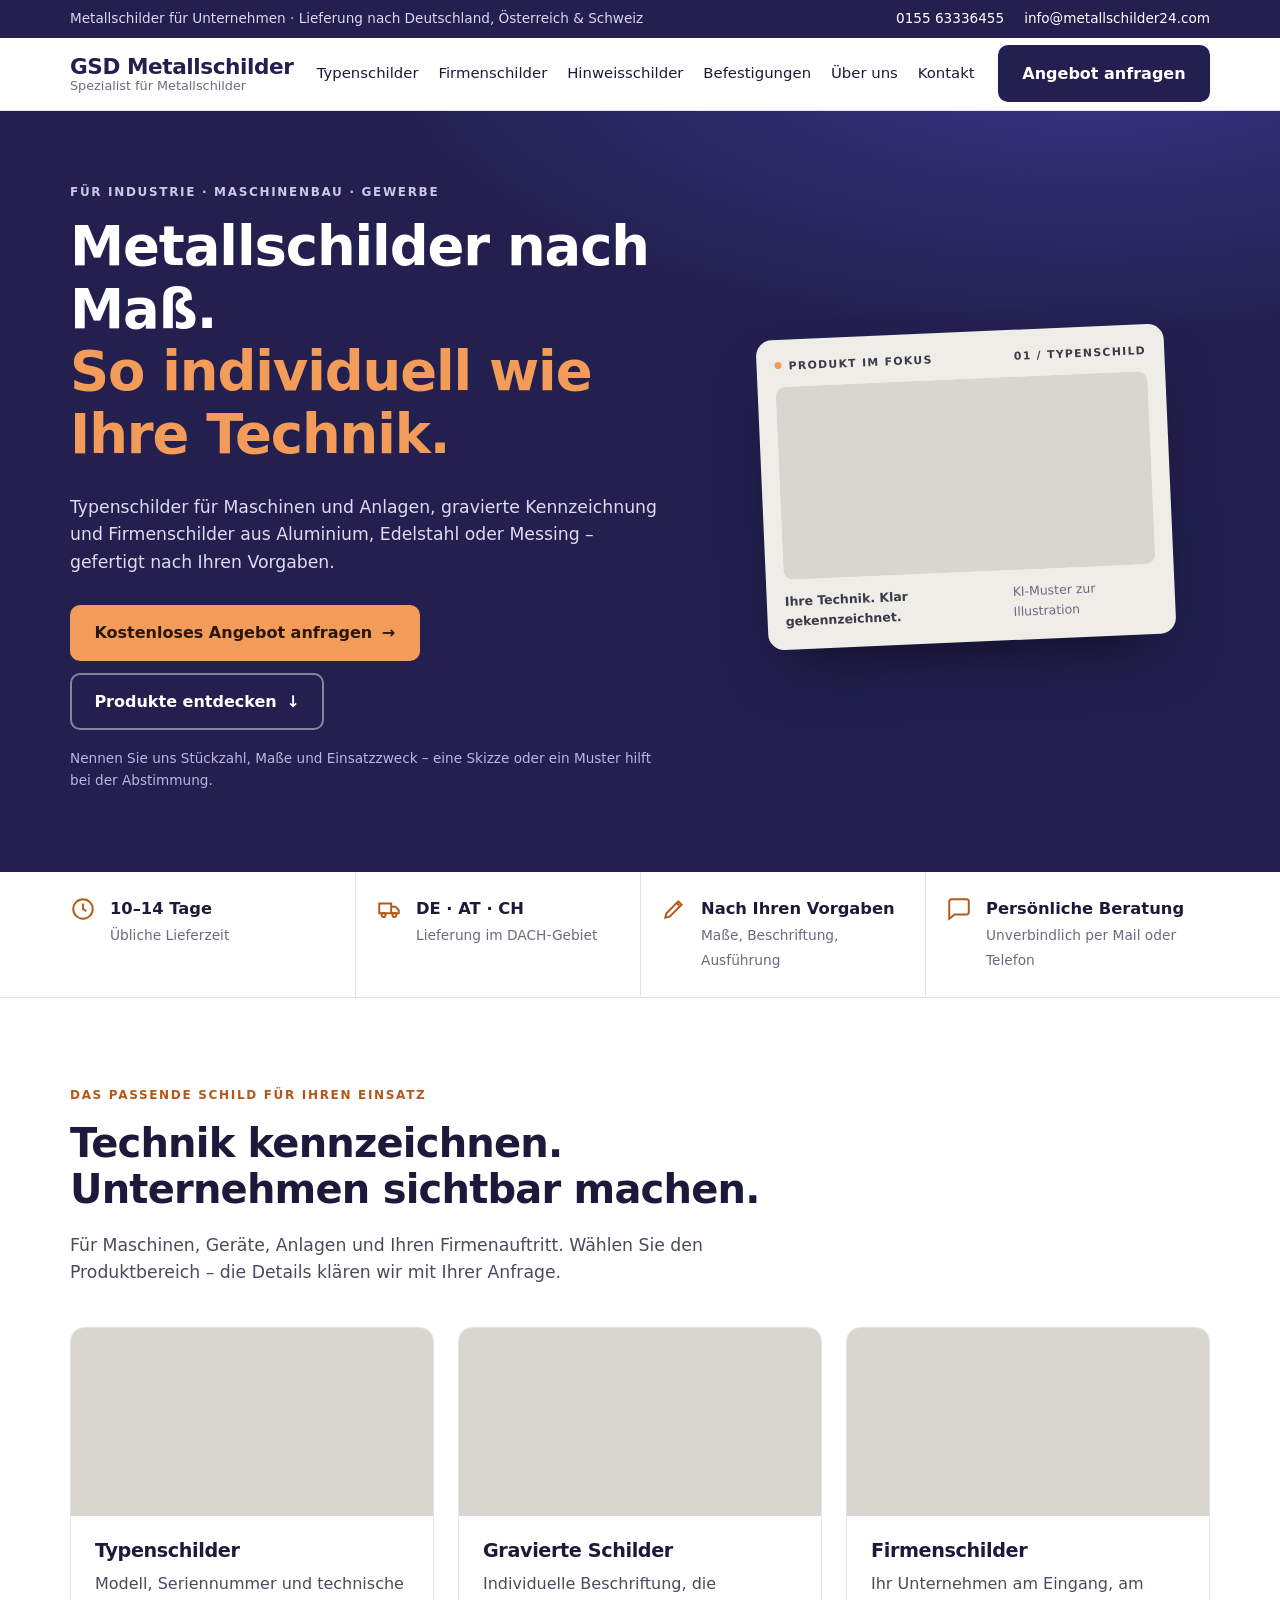
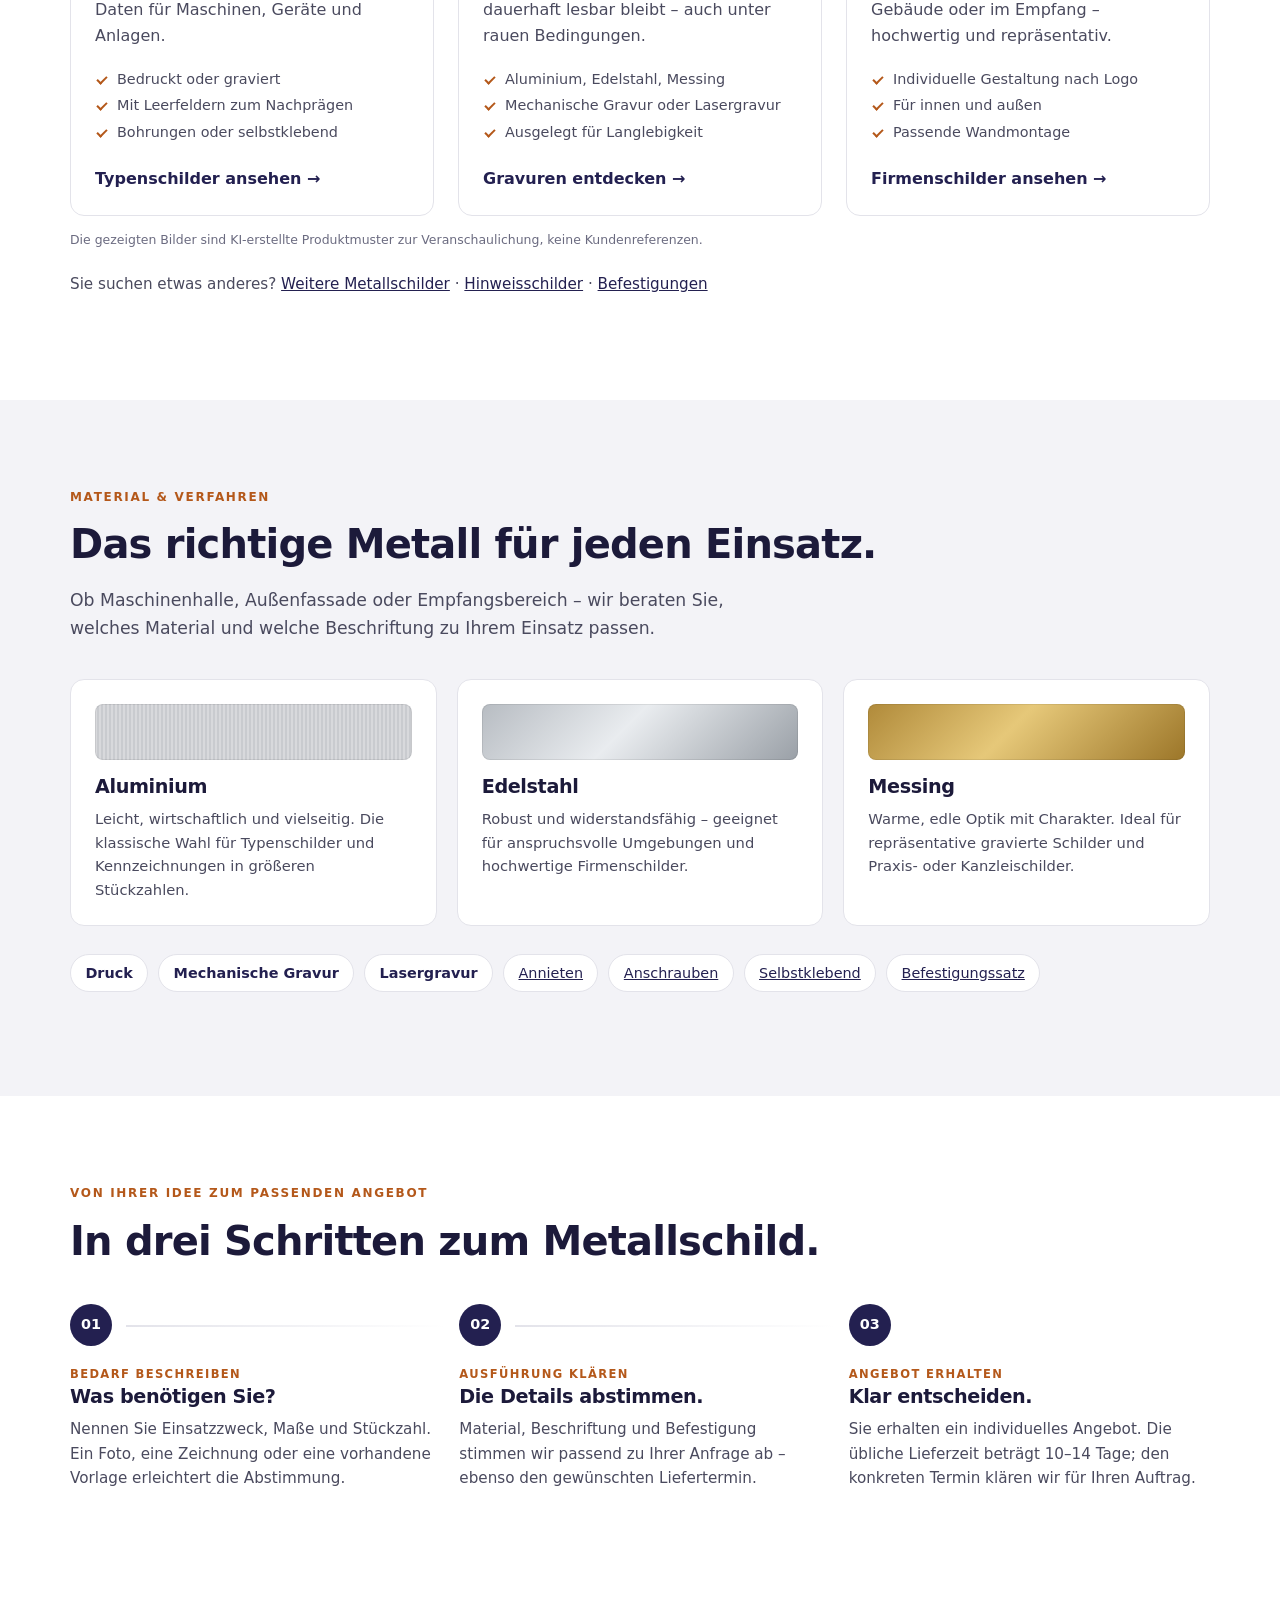
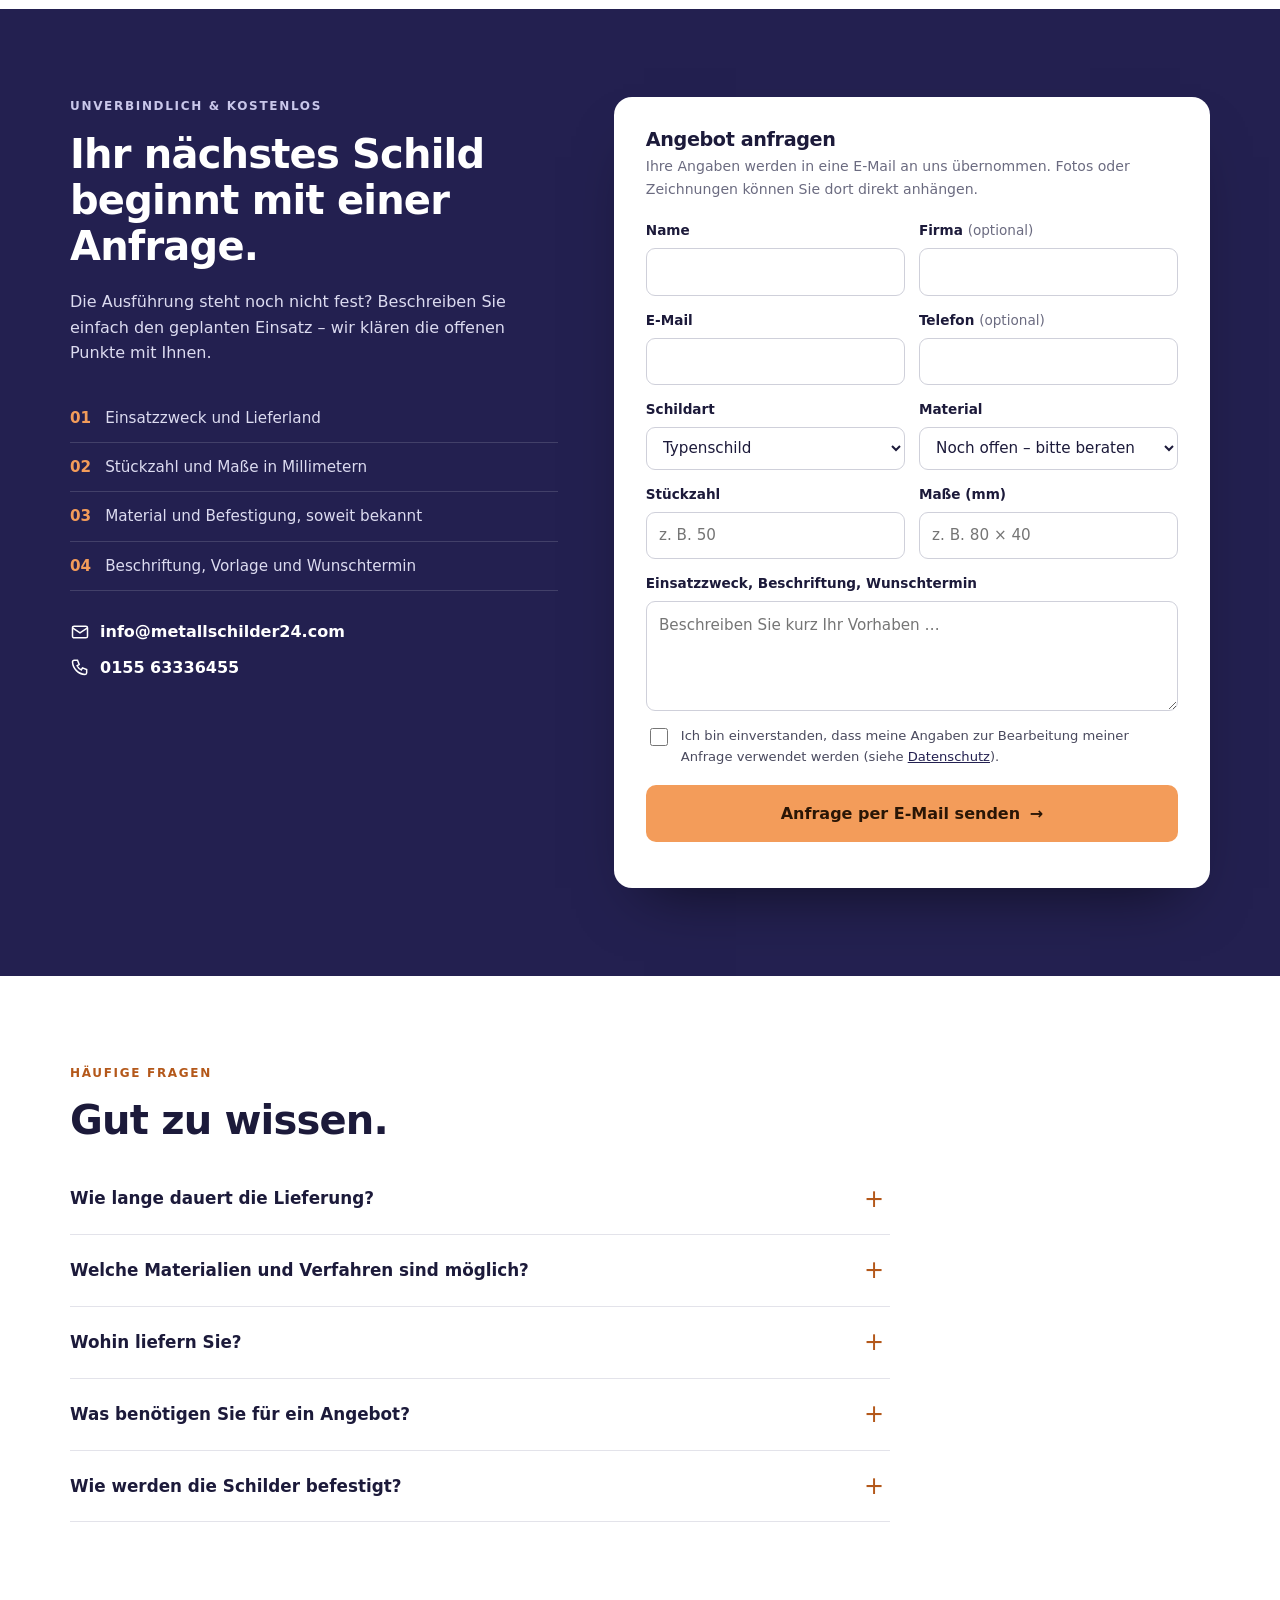
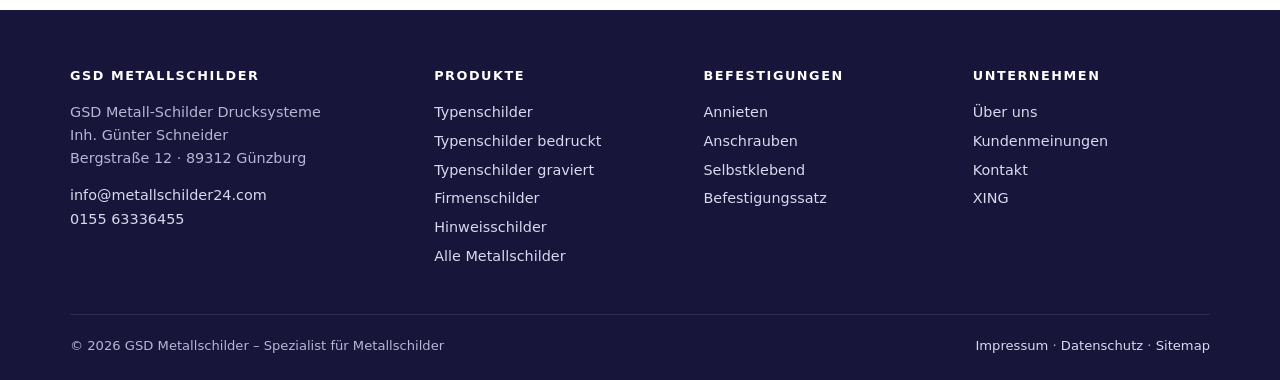
<file: index.html>
<!doctype html>
<html lang="de">
<head>
<meta charset="utf-8">
<meta name="viewport" content="width=device-width, initial-scale=1">
<title>Metallschilder &amp; Typenschilder nach Maß | GSD Metallschilder</title>
<meta name="description" content="Typenschilder, gravierte Schilder und Firmenschilder aus Aluminium, Edelstahl und Messing – individuell nach Ihren Vorgaben. Lieferung in 10–14 Tagen nach Deutschland, Österreich und in die Schweiz.">
<link rel="canonical" href="https://metallschilder24.com/">
<meta name="robots" content="index, follow, max-image-preview:large">
<meta name="theme-color" content="#232050">
<meta property="og:type" content="website">
<meta property="og:locale" content="de_DE">
<meta property="og:site_name" content="GSD Metallschilder">
<meta property="og:title" content="Metallschilder &amp; Typenschilder nach Maß | GSD Metallschilder">
<meta property="og:description" content="Typenschilder, gravierte Schilder und Firmenschilder aus Aluminium, Edelstahl und Messing – individuell nach Ihren Vorgaben. Lieferung in 10–14 Tagen nach Deutschland, Österreich und in die Schweiz.">
<meta property="og:url" content="https://metallschilder24.com/">
<meta property="og:image" content="https://metallschilder24.com/wp-content/uploads/2026/11/metallschilder24-produktbeispiele.png">
<link rel="icon" href="https://metallschilder24.com/wp-content/uploads/2015/01/cropped-FB_Kopf_gif-32x32.gif" sizes="32x32">
<link rel="apple-touch-icon" href="https://metallschilder24.com/wp-content/uploads/2015/01/cropped-FB_Kopf_gif-180x180.gif">
<link rel="stylesheet" href="assets/style.css">
<script type="application/ld+json">
{
  "@context": "https://schema.org",
  "@graph": [
    {
      "@type": "LocalBusiness",
      "@id": "https://metallschilder24.com/#org",
      "name": "GSD Metall-Schilder Drucksysteme",
      "alternateName": "GSD Metallschilder",
      "url": "https://metallschilder24.com/",
      "logo": "https://metallschilder24.com/wp-content/uploads/2015/01/cropped-FB_Kopf_gif-270x270.gif",
      "image": "https://metallschilder24.com/wp-content/uploads/2026/11/metallschilder24-produktbeispiele.png",
      "email": "info@metallschilder24.com",
      "telephone": "+49 155 63336455",
      "founder": {
        "@type": "Person",
        "name": "Günter Schneider"
      },
      "address": {
        "@type": "PostalAddress",
        "streetAddress": "Bergstraße 12",
        "postalCode": "89312",
        "addressLocality": "Günzburg",
        "addressCountry": "DE"
      },
      "areaServed": [
        "DE",
        "AT",
        "CH"
      ],
      "sameAs": [
        "https://www.xing.com/companies/gsd-metallschilderdrucksysteme"
      ]
    },
    {
      "@type": "WebSite",
      "@id": "https://metallschilder24.com/#website",
      "url": "https://metallschilder24.com/",
      "name": "GSD Metallschilder",
      "inLanguage": "de-DE",
      "publisher": {
        "@id": "https://metallschilder24.com/#org"
      }
    },
    {
      "@type": "FAQPage",
      "mainEntity": [
        {
          "@type": "Question",
          "name": "Wie lange dauert die Lieferung?",
          "acceptedAnswer": {
            "@type": "Answer",
            "text": "Die übliche Lieferzeit beträgt 10–14 Tage. Den konkreten Termin stimmen wir für Ihren Auftrag ab."
          }
        },
        {
          "@type": "Question",
          "name": "Welche Materialien sind möglich?",
          "acceptedAnswer": {
            "@type": "Answer",
            "text": "Aluminium, Edelstahl und Messing – bedruckt, mechanisch graviert oder lasergraviert."
          }
        },
        {
          "@type": "Question",
          "name": "Wohin liefern Sie?",
          "acceptedAnswer": {
            "@type": "Answer",
            "text": "Wir liefern nach Deutschland, Österreich und in die Schweiz."
          }
        },
        {
          "@type": "Question",
          "name": "Was benötigen Sie für ein Angebot?",
          "acceptedAnswer": {
            "@type": "Answer",
            "text": "Einsatzzweck, Stückzahl, Maße in Millimetern sowie – soweit bekannt – Material, Befestigung, Beschriftung und Wunschtermin. Eine Skizze oder ein Muster hilft."
          }
        }
      ]
    }
  ]
}
</script>
</head>
<body>
<a class="skip" href="#inhalt">Zum Inhalt springen</a>

<div class="topbar">
  <div class="wrap">
    <span class="hint">Metallschilder für Unternehmen · Lieferung nach Deutschland, Österreich &amp; Schweiz</span>
    <span class="contacts">
      <a href="tel:+4915563336455">0155 63336455</a>
      <a href="mailto:info@metallschilder24.com">info@metallschilder24.com</a>
    </span>
  </div>
</div>

<header class="site">
  <div class="wrap">
    <a class="brand" href="index.html" aria-label="GSD Metallschilder – Startseite">
      <strong>GSD Metallschilder</strong>
      <span>Spezialist für Metallschilder</span>
    </a>
    <nav class="main" id="hauptmenue" aria-label="Hauptmenü">
      <ul>
        <li><a href="typenschilder.html">Typenschilder</a></li>
        <li><a href="firmenschilder.html">Firmenschilder</a></li>
        <li><a href="hinweisschilder.html">Hinweisschilder</a></li>
        <li><a href="befestigungen.html">Befestigungen</a></li>
        <li><a href="ueber-uns.html">Über uns</a></li>
        <li><a href="kontakt.html">Kontakt</a></li>
      </ul>
    </nav>
    <div class="header-cta">
      <a class="btn btn-navy" href="kontakt.html#anfrage">Angebot anfragen</a>
      <button class="menu-btn" type="button" aria-controls="hauptmenue" aria-expanded="false">
        <span class="sr-only">Menü öffnen</span>
        <svg width="24" height="24" viewBox="0 0 24 24" fill="none" stroke="currentColor" stroke-width="2" aria-hidden="true"><path d="M4 7h16M4 12h16M4 17h16"/></svg>
      </button>
    </div>
  </div>
</header>

<main id="inhalt">

<section class="hero" aria-labelledby="hero-title">
  <div class="wrap">
    <div>
      <p class="eyebrow">Für Industrie · Maschinenbau · Gewerbe</p>
      <h1 id="hero-title">Metallschilder nach Maß.<br><em>So individuell wie Ihre Technik.</em></h1>
      <p class="lead">Typenschilder für Maschinen und Anlagen, gravierte Kennzeichnung und Firmenschilder aus Aluminium, Edelstahl oder Messing – gefertigt nach Ihren Vorgaben.</p>
      <div class="actions">
        <a class="btn btn-accent" href="#anfrage">Kostenloses Angebot anfragen <span aria-hidden="true">→</span></a>
        <a class="btn btn-ghost" href="#produkte">Produkte entdecken <span aria-hidden="true">↓</span></a>
      </div>
      <small>Nennen Sie uns Stückzahl, Maße und Einsatzzweck – eine Skizze oder ein Muster hilft bei der Abstimmung.</small>
    </div>
    <figure class="plate" aria-label="Beispiel: Typenschild aus gebürstetem Metall">
      <div class="plate-head"><span>Produkt im Fokus</span><span>01 / Typenschild</span></div>
      <div class="sprite typ" role="img" aria-label="Typenschild aus gebürstetem Aluminium mit Feldern für Typ und Seriennummer"></div>
      <figcaption class="plate-foot"><span>Ihre Technik. Klar gekennzeichnet.</span><span>KI-Muster zur Illustration</span></figcaption>
    </figure>
  </div>
</section>

<div class="facts">
  <div class="wrap">
    <ul>
      <li>
        <svg width="26" height="26" viewBox="0 0 24 24" fill="none" stroke="currentColor" stroke-width="1.8" aria-hidden="true"><circle cx="12" cy="12" r="9"/><path d="M12 7v5l3 2"/></svg>
        <div><strong>10–14 Tage</strong><span>Übliche Lieferzeit</span></div>
      </li>
      <li>
        <svg width="26" height="26" viewBox="0 0 24 24" fill="none" stroke="currentColor" stroke-width="1.8" aria-hidden="true"><path d="M3 7h11v9H3zM14 10h4l3 3v3h-7"/><circle cx="7" cy="17.5" r="1.8"/><circle cx="17" cy="17.5" r="1.8"/></svg>
        <div><strong>DE · AT · CH</strong><span>Lieferung im DACH-Gebiet</span></div>
      </li>
      <li>
        <svg width="26" height="26" viewBox="0 0 24 24" fill="none" stroke="currentColor" stroke-width="1.8" aria-hidden="true"><path d="M4 20l4-1 11-11-3-3L5 16z"/><path d="M14 6l3 3"/></svg>
        <div><strong>Nach Ihren Vorgaben</strong><span>Maße, Beschriftung, Ausführung</span></div>
      </li>
      <li>
        <svg width="26" height="26" viewBox="0 0 24 24" fill="none" stroke="currentColor" stroke-width="1.8" aria-hidden="true"><path d="M21 15a2 2 0 0 1-2 2H8l-5 4V5a2 2 0 0 1 2-2h14a2 2 0 0 1 2 2z"/></svg>
        <div><strong>Persönliche Beratung</strong><span>Unverbindlich per Mail oder Telefon</span></div>
      </li>
    </ul>
  </div>
</div>

<section id="produkte" aria-labelledby="produkte-title">
  <div class="wrap">
    <p class="eyebrow">Das passende Schild für Ihren Einsatz</p>
    <h2 id="produkte-title">Technik kennzeichnen.<br>Unternehmen sichtbar machen.</h2>
    <p class="lead">Für Maschinen, Geräte, Anlagen und Ihren Firmenauftritt. Wählen Sie den Produktbereich – die Details klären wir mit Ihrer Anfrage.</p>

    <div class="cards">
      <article class="card">
        <div class="sprite typ" role="img" aria-label="Typenschild aus Aluminium"></div>
        <div class="card-body">
          <h3>Typenschilder</h3>
          <p>Modell, Seriennummer und technische Daten für Maschinen, Geräte und Anlagen.</p>
          <ul>
            <li>Bedruckt oder graviert</li>
            <li>Mit Leerfeldern zum Nachprägen</li>
            <li>Bohrungen oder selbstklebend</li>
          </ul>
          <a class="more" href="typenschilder.html">Typenschilder ansehen</a>
        </div>
      </article>
      <article class="card">
        <div class="sprite grav" role="img" aria-label="Graviertes Messingschild mit Schriftzug Muster"></div>
        <div class="card-body">
          <h3>Gravierte Schilder</h3>
          <p>Individuelle Beschriftung, die dauerhaft lesbar bleibt – auch unter rauen Bedingungen.</p>
          <ul>
            <li>Aluminium, Edelstahl, Messing</li>
            <li>Mechanische Gravur oder Lasergravur</li>
            <li>Ausgelegt für Langlebigkeit</li>
          </ul>
          <a class="more" href="typenschilder-graviert.html">Gravuren entdecken</a>
        </div>
      </article>
      <article class="card">
        <div class="sprite firm" role="img" aria-label="Firmenschild aus Edelstahl mit Schriftzug Musterfirma"></div>
        <div class="card-body">
          <h3>Firmenschilder</h3>
          <p>Ihr Unternehmen am Eingang, am Gebäude oder im Empfang – hochwertig und repräsentativ.</p>
          <ul>
            <li>Individuelle Gestaltung nach Logo</li>
            <li>Für innen und außen</li>
            <li>Passende Wandmontage</li>
          </ul>
          <a class="more" href="firmenschilder.html">Firmenschilder ansehen</a>
        </div>
      </article>
    </div>
    <p class="note">Die gezeigten Bilder sind KI-erstellte Produktmuster zur Veranschaulichung, keine Kundenreferenzen.</p>
    <p class="also">Sie suchen etwas anderes?
      <a href="weitere-schilder.html">Weitere Metallschilder</a> ·
      <a href="hinweisschilder.html">Hinweisschilder</a> ·
      <a href="befestigungen.html">Befestigungen</a></p>
  </div>
</section>

<section class="soft" id="material" aria-labelledby="material-title">
  <div class="wrap">
    <p class="eyebrow">Material &amp; Verfahren</p>
    <h2 id="material-title">Das richtige Metall für jeden Einsatz.</h2>
    <p class="lead">Ob Maschinenhalle, Außenfassade oder Empfangsbereich – wir beraten Sie, welches Material und welche Beschriftung zu Ihrem Einsatz passen.</p>
    <div class="mat-grid">
      <div class="mat">
        <div class="swatch sw-alu" aria-hidden="true"></div>
        <h3>Aluminium</h3>
        <p>Leicht, wirtschaftlich und vielseitig. Die klassische Wahl für Typenschilder und Kennzeichnungen in größeren Stückzahlen.</p>
      </div>
      <div class="mat">
        <div class="swatch sw-steel" aria-hidden="true"></div>
        <h3>Edelstahl</h3>
        <p>Robust und widerstandsfähig – geeignet für anspruchsvolle Umgebungen und hochwertige Firmenschilder.</p>
      </div>
      <div class="mat">
        <div class="swatch sw-brass" aria-hidden="true"></div>
        <h3>Messing</h3>
        <p>Warme, edle Optik mit Charakter. Ideal für repräsentative gravierte Schilder und Praxis- oder Kanzleischilder.</p>
      </div>
    </div>
    <ul class="methods" aria-label="Beschriftungs- und Befestigungsverfahren">
      <li><strong>Druck</strong></li>
      <li><strong>Mechanische Gravur</strong></li>
      <li><strong>Lasergravur</strong></li>
      <li><a href="befestigungen.html#annieten">Annieten</a></li>
      <li><a href="befestigungen.html#anschrauben">Anschrauben</a></li>
      <li><a href="befestigungen.html#selbstklebend">Selbstklebend</a></li>
      <li><a href="befestigungen.html#befestigungssatz">Befestigungssatz</a></li>
    </ul>
  </div>
</section>

<section id="ablauf" aria-labelledby="ablauf-title">
  <div class="wrap">
    <p class="eyebrow">Von Ihrer Idee zum passenden Angebot</p>
    <h2 id="ablauf-title">In drei Schritten zum Metallschild.</h2>
    <ol class="steps">
      <li>
        <span class="tag">Bedarf beschreiben</span>
        <h3>Was benötigen Sie?</h3>
        <p>Nennen Sie Einsatzzweck, Maße und Stückzahl. Ein Foto, eine Zeichnung oder eine vorhandene Vorlage erleichtert die Abstimmung.</p>
      </li>
      <li>
        <span class="tag">Ausführung klären</span>
        <h3>Die Details abstimmen.</h3>
        <p>Material, Beschriftung und Befestigung stimmen wir passend zu Ihrer Anfrage ab – ebenso den gewünschten Liefertermin.</p>
      </li>
      <li>
        <span class="tag">Angebot erhalten</span>
        <h3>Klar entscheiden.</h3>
        <p>Sie erhalten ein individuelles Angebot. Die übliche Lieferzeit beträgt 10–14 Tage; den konkreten Termin klären wir für Ihren Auftrag.</p>
      </li>
    </ol>
  </div>
</section>

<section class="inquiry" id="anfrage" aria-labelledby="anfrage-title">
  <div class="wrap">
    <div>
      <p class="eyebrow">Unverbindlich &amp; kostenlos</p>
      <h2 id="anfrage-title">Ihr nächstes Schild beginnt mit einer Anfrage.</h2>
      <p>Die Ausführung steht noch nicht fest? Beschreiben Sie einfach den geplanten Einsatz – wir klären die offenen Punkte mit Ihnen.</p>
      <ul class="checklist" aria-label="Diese Angaben helfen uns">
        <li><b>01</b> Einsatzzweck und Lieferland</li>
        <li><b>02</b> Stückzahl und Maße in Millimetern</li>
        <li><b>03</b> Material und Befestigung, soweit bekannt</li>
        <li><b>04</b> Beschriftung, Vorlage und Wunschtermin</li>
      </ul>
      <div class="direct">
        <a href="mailto:info@metallschilder24.com">
          <svg width="20" height="20" viewBox="0 0 24 24" fill="none" stroke="currentColor" stroke-width="1.8" aria-hidden="true"><rect x="3" y="5" width="18" height="14" rx="2"/><path d="M3 7l9 6 9-6"/></svg>
          info@metallschilder24.com</a>
        <a href="tel:+4915563336455">
          <svg width="20" height="20" viewBox="0 0 24 24" fill="none" stroke="currentColor" stroke-width="1.8" aria-hidden="true"><path d="M5 4h4l2 5-2.5 1.5a11 11 0 0 0 5 5L15 13l5 2v4a2 2 0 0 1-2 2A16 16 0 0 1 3 6a2 2 0 0 1 2-2"/></svg>
          0155 63336455</a>
      </div>
    </div>

    <form class="quote" id="quote-form" novalidate>
      <h3>Angebot anfragen</h3>
      <p class="sub">Ihre Angaben werden in eine E-Mail an uns übernommen. Fotos oder Zeichnungen können Sie dort direkt anhängen.</p>
      <div class="grid2">
        <div class="field"><label for="f-name">Name</label><input id="f-name" name="name" autocomplete="name" required></div>
        <div class="field"><label for="f-firma">Firma <span class="opt">(optional)</span></label><input id="f-firma" name="firma" autocomplete="organization"></div>
      </div>
      <div class="grid2">
        <div class="field"><label for="f-mail">E-Mail</label><input id="f-mail" name="email" type="email" autocomplete="email" required></div>
        <div class="field"><label for="f-tel">Telefon <span class="opt">(optional)</span></label><input id="f-tel" name="telefon" type="tel" autocomplete="tel"></div>
      </div>
      <div class="grid2">
        <div class="field">
          <label for="f-art">Schildart</label>
          <select id="f-art" name="schildart">
            <option>Typenschild</option>
            <option>Graviertes Schild</option>
            <option>Firmenschild</option>
            <option>Hinweisschild</option>
            <option>Sonstiges / noch offen</option>
          </select>
        </div>
        <div class="field">
          <label for="f-mat">Material</label>
          <select id="f-mat" name="material">
            <option>Noch offen – bitte beraten</option>
            <option>Aluminium</option>
            <option>Edelstahl</option>
            <option>Messing</option>
          </select>
        </div>
      </div>
      <div class="grid2">
        <div class="field"><label for="f-menge">Stückzahl</label><input id="f-menge" name="stueckzahl" inputmode="numeric" placeholder="z. B. 50"></div>
        <div class="field"><label for="f-mass">Maße (mm)</label><input id="f-mass" name="masse" placeholder="z. B. 80 × 40"></div>
      </div>
      <div class="field"><label for="f-text">Einsatzzweck, Beschriftung, Wunschtermin</label><textarea id="f-text" name="nachricht" required placeholder="Beschreiben Sie kurz Ihr Vorhaben …"></textarea></div>
      <label class="consent"><input type="checkbox" id="f-ok" required> <span>Ich bin einverstanden, dass meine Angaben zur Bearbeitung meiner Anfrage verwendet werden (siehe <a href="impressum.html#datenschutz">Datenschutz</a>).</span></label>
      <button class="btn btn-accent" type="submit">Anfrage per E-Mail senden <span aria-hidden="true">→</span></button>
      <p class="form-msg" id="form-msg" role="status" aria-live="polite"></p>
    </form>
  </div>
</section>

<section id="faq" aria-labelledby="faq-title">
  <div class="wrap">
    <p class="eyebrow">Häufige Fragen</p>
    <h2 id="faq-title">Gut zu wissen.</h2>
    <div class="faq">
      <details>
        <summary>Wie lange dauert die Lieferung?</summary>
        <p>Die übliche Lieferzeit beträgt 10–14 Tage. Den konkreten Termin stimmen wir für Ihren Auftrag ab – nennen Sie uns gern Ihren Wunschtermin.</p>
      </details>
      <details>
        <summary>Welche Materialien und Verfahren sind möglich?</summary>
        <p>Aluminium, Edelstahl und Messing – bedruckt, mechanisch graviert oder lasergraviert. Wir empfehlen Ihnen die passende Ausführung für Ihren Einsatzort.</p>
      </details>
      <details>
        <summary>Wohin liefern Sie?</summary>
        <p>Wir liefern nach Deutschland, Österreich und in die Schweiz.</p>
      </details>
      <details>
        <summary>Was benötigen Sie für ein Angebot?</summary>
        <p>Einsatzzweck, Stückzahl und Maße in Millimetern sowie – soweit bekannt – Material, Befestigung, Beschriftung und Wunschtermin. Eine Skizze, ein Foto oder ein Muster hilft bei der Abstimmung.</p>
      </details>
      <details>
        <summary>Wie werden die Schilder befestigt?</summary>
        <p>Je nach Untergrund per <a href="befestigungen.html#annieten">Nieten</a>, <a href="befestigungen.html#anschrauben">Schrauben</a> oder <a href="befestigungen.html#selbstklebend">selbstklebend</a>. Auf Wunsch liefern wir einen passenden <a href="befestigungen.html#befestigungssatz">Befestigungssatz</a> mit.</p>
      </details>
    </div>
  </div>
</section>

</main>

<footer class="site">
  <div class="wrap">
    <div class="cols">
      <div>
        <h4>GSD Metallschilder</h4>
        <p>GSD Metall-Schilder Drucksysteme<br>Inh. Günter Schneider<br>Bergstraße 12 · 89312 Günzburg</p>
        <p><a href="mailto:info@metallschilder24.com">info@metallschilder24.com</a><br><a href="tel:+4915563336455">0155 63336455</a></p>
      </div>
      <div>
        <h4>Produkte</h4>
        <ul>
          <li><a href="typenschilder.html">Typenschilder</a></li>
          <li><a href="typenschilder-bedruckt.html">Typenschilder bedruckt</a></li>
          <li><a href="typenschilder-graviert.html">Typenschilder graviert</a></li>
          <li><a href="firmenschilder.html">Firmenschilder</a></li>
          <li><a href="hinweisschilder.html">Hinweisschilder</a></li>
          <li><a href="weitere-schilder.html">Alle Metallschilder</a></li>
        </ul>
      </div>
      <div>
        <h4>Befestigungen</h4>
        <ul>
          <li><a href="befestigungen.html#annieten">Annieten</a></li>
          <li><a href="befestigungen.html#anschrauben">Anschrauben</a></li>
          <li><a href="befestigungen.html#selbstklebend">Selbstklebend</a></li>
          <li><a href="befestigungen.html#befestigungssatz">Befestigungssatz</a></li>
        </ul>
      </div>
      <div>
        <h4>Unternehmen</h4>
        <ul>
          <li><a href="ueber-uns.html">Über uns</a></li>
          <li><a href="kundenmeinungen.html">Kundenmeinungen</a></li>
          <li><a href="kontakt.html">Kontakt</a></li>
          <li><a href="https://www.xing.com/companies/gsd-metallschilderdrucksysteme" rel="noopener" target="_blank">XING</a></li>
        </ul>
      </div>
    </div>
    <div class="bottom">
      <span>© <span id="year">2026</span> GSD Metallschilder – Spezialist für Metallschilder</span>
      <span><a href="impressum.html">Impressum</a> · <a href="impressum.html#datenschutz">Datenschutz</a> · <a href="sitemap.html">Sitemap</a></span>
    </div>
  </div>
</footer>

<div class="mobile-cta">
  <a class="btn btn-call" href="tel:+4915563336455">Anrufen</a>
  <a class="btn btn-accent" href="kontakt.html#anfrage">Angebot anfragen</a>
</div>

<script src="assets/main.js" defer></script>
</body>
</html>
</file>
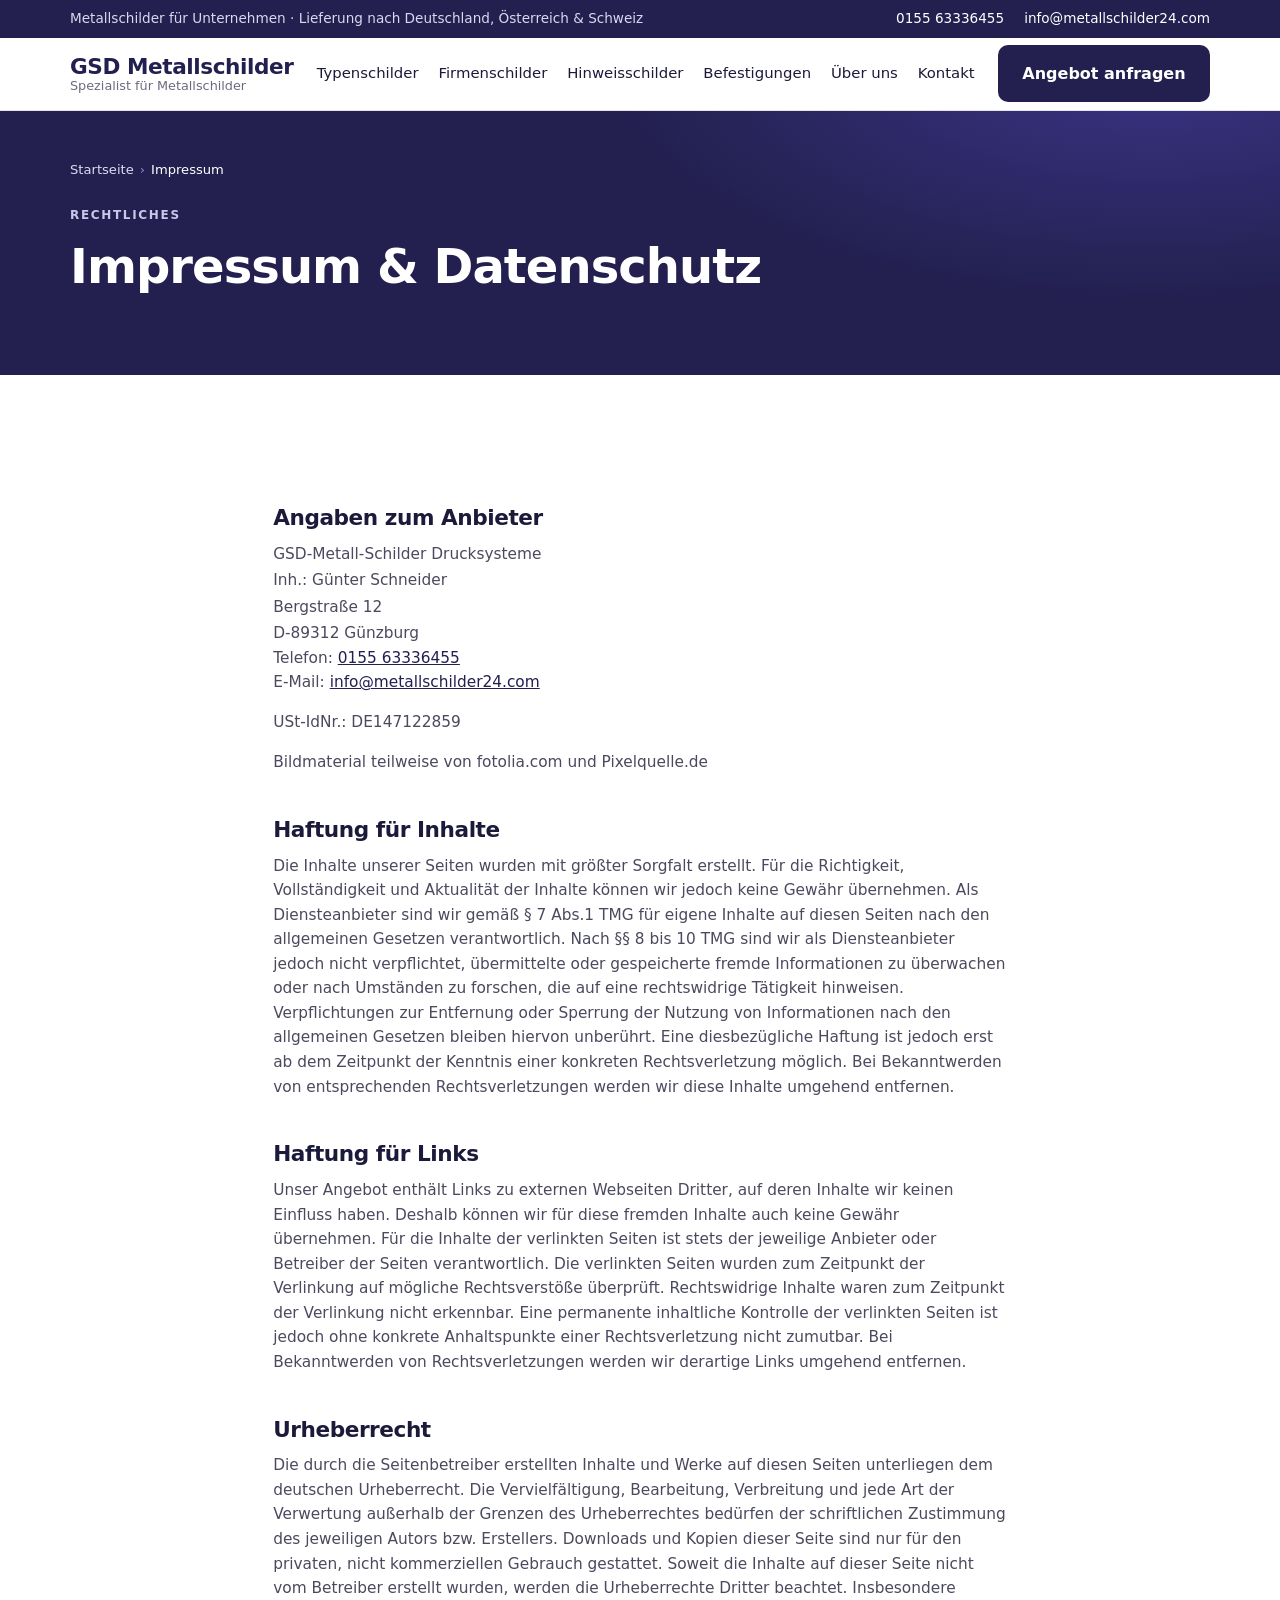
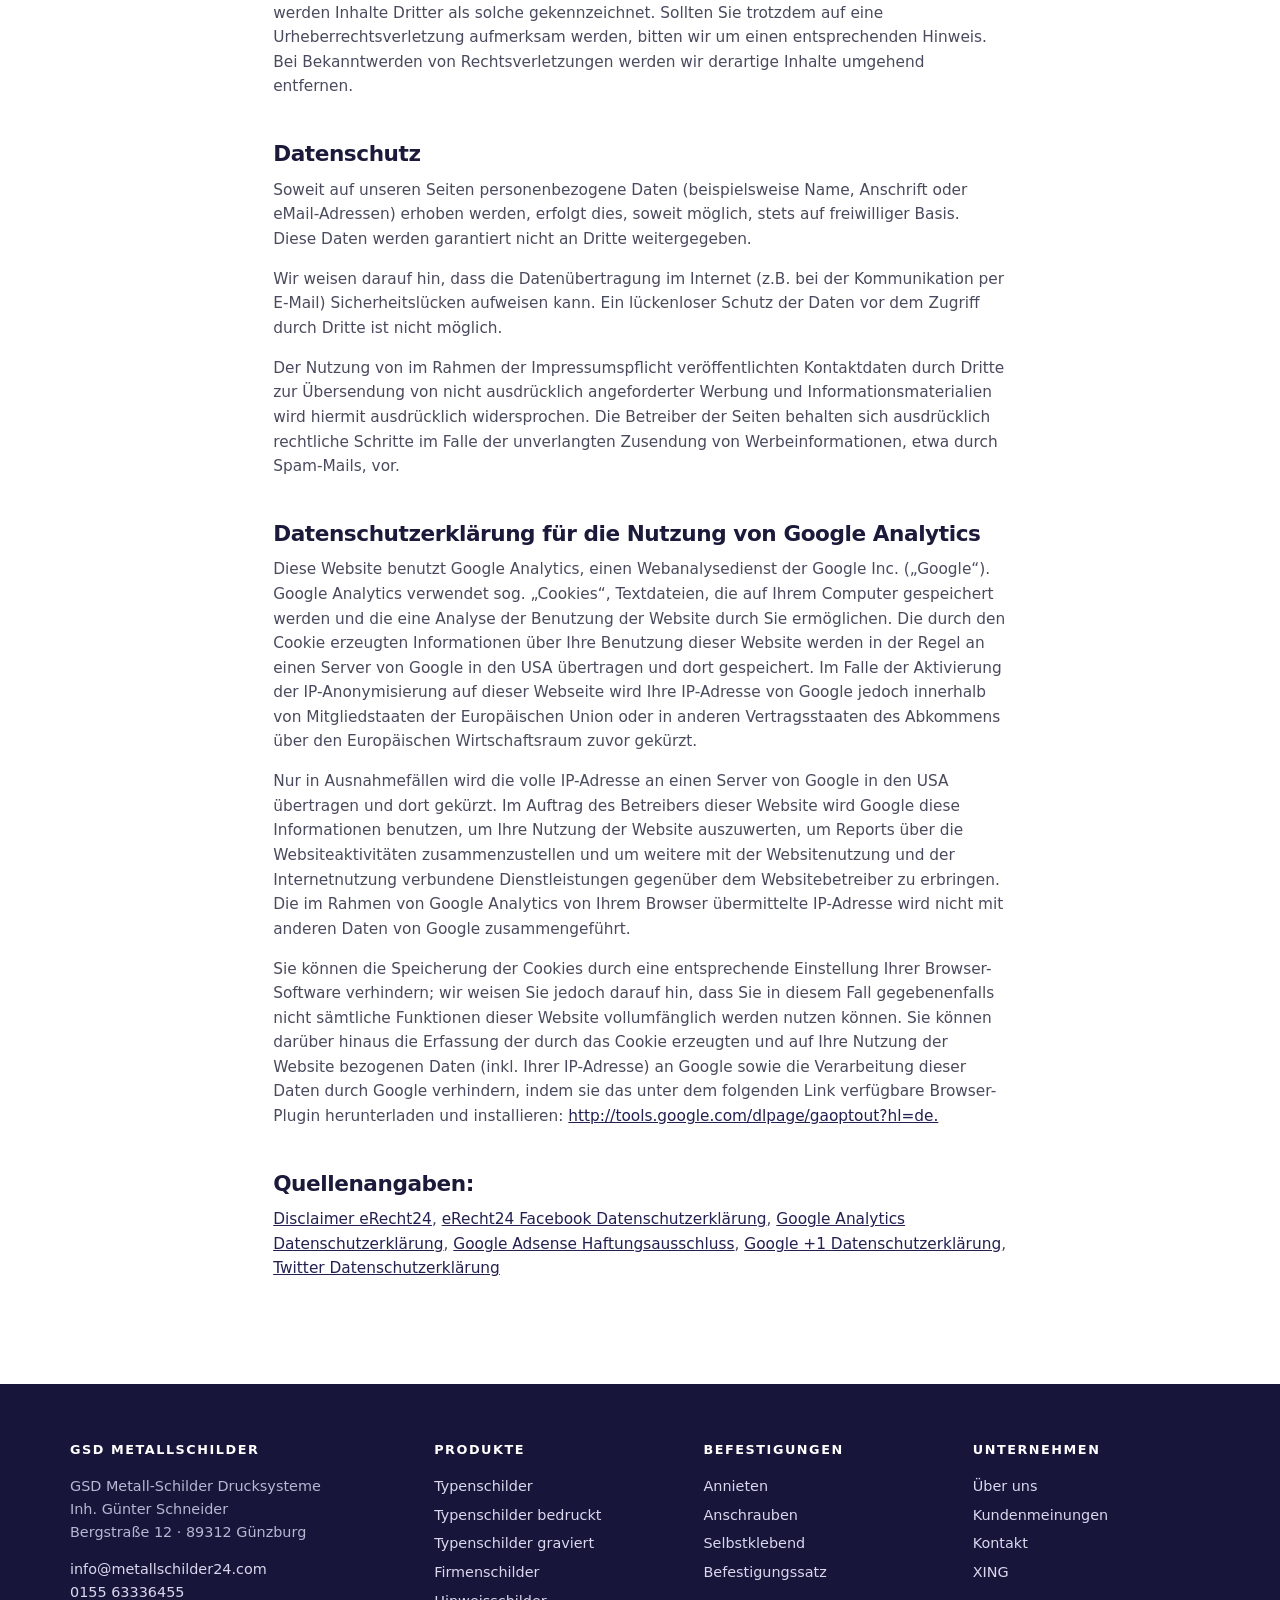
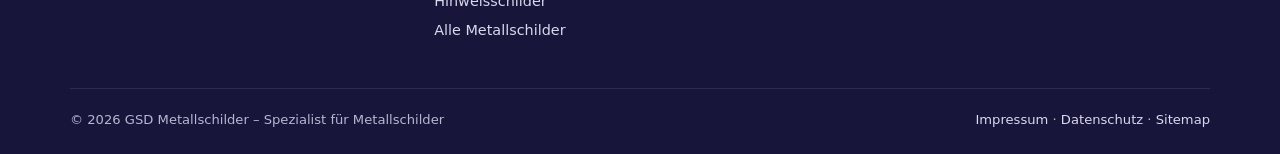
<file: impressum.html>
<!doctype html>
<html lang="de">
<head>
<meta charset="utf-8">
<meta name="viewport" content="width=device-width, initial-scale=1">
<title>Impressum &amp; Datenschutz | GSD Metallschilder</title>
<meta name="description" content="Impressum und Datenschutzhinweise der GSD Metall-Schilder Drucksysteme, Inh. Günter Schneider, Günzburg.">
<link rel="canonical" href="https://metallschilder24.com/impressum.html">
<meta name="robots" content="index, follow">
<meta name="theme-color" content="#232050">
<meta property="og:type" content="website">
<meta property="og:locale" content="de_DE">
<meta property="og:site_name" content="GSD Metallschilder">
<meta property="og:title" content="Impressum &amp; Datenschutz | GSD Metallschilder">
<meta property="og:description" content="Impressum und Datenschutzhinweise der GSD Metall-Schilder Drucksysteme, Inh. Günter Schneider, Günzburg.">
<meta property="og:url" content="https://metallschilder24.com/impressum.html">
<meta property="og:image" content="https://metallschilder24.com/wp-content/uploads/2026/11/metallschilder24-produktbeispiele.png">
<link rel="icon" href="https://metallschilder24.com/wp-content/uploads/2015/01/cropped-FB_Kopf_gif-32x32.gif" sizes="32x32">
<link rel="apple-touch-icon" href="https://metallschilder24.com/wp-content/uploads/2015/01/cropped-FB_Kopf_gif-180x180.gif">
<link rel="stylesheet" href="assets/style.css">
<script type="application/ld+json">
{
  "@context": "https://schema.org",
  "@graph": [
    {
      "@type": "LocalBusiness",
      "@id": "https://metallschilder24.com/#org",
      "name": "GSD Metall-Schilder Drucksysteme",
      "alternateName": "GSD Metallschilder",
      "url": "https://metallschilder24.com/",
      "logo": "https://metallschilder24.com/wp-content/uploads/2015/01/cropped-FB_Kopf_gif-270x270.gif",
      "image": "https://metallschilder24.com/wp-content/uploads/2026/11/metallschilder24-produktbeispiele.png",
      "email": "info@metallschilder24.com",
      "telephone": "+49 155 63336455",
      "founder": {
        "@type": "Person",
        "name": "Günter Schneider"
      },
      "address": {
        "@type": "PostalAddress",
        "streetAddress": "Bergstraße 12",
        "postalCode": "89312",
        "addressLocality": "Günzburg",
        "addressCountry": "DE"
      },
      "areaServed": [
        "DE",
        "AT",
        "CH"
      ],
      "sameAs": [
        "https://www.xing.com/companies/gsd-metallschilderdrucksysteme"
      ]
    },
    {
      "@type": "WebSite",
      "@id": "https://metallschilder24.com/#website",
      "url": "https://metallschilder24.com/",
      "name": "GSD Metallschilder",
      "inLanguage": "de-DE",
      "publisher": {
        "@id": "https://metallschilder24.com/#org"
      }
    },
    {
      "@type": "BreadcrumbList",
      "itemListElement": [
        {
          "@type": "ListItem",
          "position": 1,
          "name": "Startseite",
          "item": "https://metallschilder24.com/"
        },
        {
          "@type": "ListItem",
          "position": 2,
          "name": "Impressum",
          "item": "https://metallschilder24.com/impressum.html"
        }
      ]
    }
  ]
}
</script>
</head>
<body>
<a class="skip" href="#inhalt">Zum Inhalt springen</a>

<div class="topbar">
  <div class="wrap">
    <span class="hint">Metallschilder für Unternehmen · Lieferung nach Deutschland, Österreich &amp; Schweiz</span>
    <span class="contacts">
      <a href="tel:+4915563336455">0155 63336455</a>
      <a href="mailto:info@metallschilder24.com">info@metallschilder24.com</a>
    </span>
  </div>
</div>

<header class="site">
  <div class="wrap">
    <a class="brand" href="index.html" aria-label="GSD Metallschilder – Startseite">
      <strong>GSD Metallschilder</strong>
      <span>Spezialist für Metallschilder</span>
    </a>
    <nav class="main" id="hauptmenue" aria-label="Hauptmenü">
      <ul>
        <li><a href="typenschilder.html">Typenschilder</a></li>
        <li><a href="firmenschilder.html">Firmenschilder</a></li>
        <li><a href="hinweisschilder.html">Hinweisschilder</a></li>
        <li><a href="befestigungen.html">Befestigungen</a></li>
        <li><a href="ueber-uns.html">Über uns</a></li>
        <li><a href="kontakt.html">Kontakt</a></li>
      </ul>
    </nav>
    <div class="header-cta">
      <a class="btn btn-navy" href="kontakt.html#anfrage">Angebot anfragen</a>
      <button class="menu-btn" type="button" aria-controls="hauptmenue" aria-expanded="false">
        <span class="sr-only">Menü öffnen</span>
        <svg width="24" height="24" viewBox="0 0 24 24" fill="none" stroke="currentColor" stroke-width="2" aria-hidden="true"><path d="M4 7h16M4 12h16M4 17h16"/></svg>
      </button>
    </div>
  </div>
</header>

<main id="inhalt">
<section class="page-hero" aria-labelledby="seitentitel">
  <div class="wrap">
    <nav class="crumbs" aria-label="Brotkrümelnavigation"><ol><li><a href="index.html">Startseite</a></li><li><span aria-current="page">Impressum</span></li></ol></nav>
    <p class="eyebrow">Rechtliches</p>
    <h1 id="seitentitel">Impressum &amp; Datenschutz</h1>
  </div>
</section><section aria-label="Impressum">
  <div class="wrap legal">
<h2>Angaben zum Anbieter</h2>
<address>
GSD-Metall-Schilder Drucksysteme<br>
Inh.: Günter Schneider<br>
Bergstraße 12<br>
D-89312 Günzburg
</address>
<p>Telefon: <a href="tel:+4915563336455">0155 63336455</a><br>
E-Mail: <a href="mailto:info@metallschilder24.com">info@metallschilder24.com</a></p>
<p>USt-IdNr.: DE147122859</p>
<p>Bildmaterial teilweise von fotolia.com und Pixelquelle.de</p>
<h2>Haftung für Inhalte</h2>
<p>Die Inhalte unserer Seiten wurden mit größter Sorgfalt erstellt. Für die Richtigkeit, Vollständigkeit und Aktualität der Inhalte können wir jedoch keine Gewähr übernehmen. Als Diensteanbieter sind wir gemäß § 7 Abs.1 TMG für eigene Inhalte auf diesen Seiten nach den allgemeinen Gesetzen verantwortlich. Nach §§ 8 bis 10 TMG sind wir als Diensteanbieter jedoch nicht verpflichtet, übermittelte oder gespeicherte fremde Informationen zu überwachen oder nach Umständen zu forschen, die auf eine rechtswidrige Tätigkeit hinweisen. Verpflichtungen zur Entfernung oder Sperrung der Nutzung von Informationen nach den allgemeinen Gesetzen bleiben hiervon unberührt. Eine diesbezügliche Haftung ist jedoch erst ab dem Zeitpunkt der Kenntnis einer konkreten Rechtsverletzung möglich. Bei Bekanntwerden von entsprechenden Rechtsverletzungen werden wir diese Inhalte umgehend entfernen.</p>
<h2>Haftung für Links</h2>
<p>Unser Angebot enthält Links zu externen Webseiten Dritter, auf deren Inhalte wir keinen Einfluss haben. Deshalb können wir für diese fremden Inhalte auch keine Gewähr übernehmen. Für die Inhalte der verlinkten Seiten ist stets der jeweilige Anbieter oder Betreiber der Seiten verantwortlich. Die verlinkten Seiten wurden zum Zeitpunkt der Verlinkung auf mögliche Rechtsverstöße überprüft. Rechtswidrige Inhalte waren zum Zeitpunkt der Verlinkung nicht erkennbar. Eine permanente inhaltliche Kontrolle der verlinkten Seiten ist jedoch ohne konkrete Anhaltspunkte einer Rechtsverletzung nicht zumutbar. Bei Bekanntwerden von Rechtsverletzungen werden wir derartige Links umgehend entfernen.</p>
<h2>Urheberrecht</h2>
<p>Die durch die Seitenbetreiber erstellten Inhalte und Werke auf diesen Seiten unterliegen dem deutschen Urheberrecht. Die Vervielfältigung, Bearbeitung, Verbreitung und jede Art der Verwertung außerhalb der Grenzen des Urheberrechtes bedürfen der schriftlichen Zustimmung des jeweiligen Autors bzw. Erstellers. Downloads und Kopien dieser Seite sind nur für den privaten, nicht kommerziellen Gebrauch gestattet. Soweit die Inhalte auf dieser Seite nicht vom Betreiber erstellt wurden, werden die Urheberrechte Dritter beachtet. Insbesondere werden Inhalte Dritter als solche gekennzeichnet. Sollten Sie trotzdem auf eine Urheberrechtsverletzung aufmerksam werden, bitten wir um einen entsprechenden Hinweis. Bei Bekanntwerden von Rechtsverletzungen werden wir derartige Inhalte umgehend entfernen.</p>
<h2 id="datenschutz">Datenschutz</h2>
<p>Soweit auf unseren Seiten personenbezogene Daten (beispielsweise Name, Anschrift oder eMail-Adressen) erhoben werden, erfolgt dies, soweit möglich, stets auf freiwilliger Basis. Diese Daten werden garantiert nicht an Dritte weitergegeben.</p>
<p>Wir weisen darauf hin, dass die Datenübertragung im Internet (z.B. bei der Kommunikation per E-Mail) Sicherheitslücken aufweisen kann. Ein lückenloser Schutz der Daten vor dem Zugriff durch Dritte ist nicht möglich.</p>
<p>Der Nutzung von im Rahmen der Impressumspflicht veröffentlichten Kontaktdaten durch Dritte zur Übersendung von nicht ausdrücklich angeforderter Werbung und Informationsmaterialien wird hiermit ausdrücklich widersprochen. Die Betreiber der Seiten behalten sich ausdrücklich rechtliche Schritte im Falle der unverlangten Zusendung von Werbeinformationen, etwa durch Spam-Mails, vor.</p>
<h2>Datenschutzerklärung für die Nutzung von Google Analytics</h2>
<p>Diese Website benutzt Google Analytics, einen Webanalysedienst der Google Inc. (&#8222;Google&#8220;). Google Analytics verwendet sog. &#8222;Cookies&#8220;, Textdateien, die auf Ihrem Computer gespeichert werden und die eine Analyse der Benutzung der Website durch Sie ermöglichen. Die durch den Cookie erzeugten Informationen über Ihre Benutzung dieser Website werden in der Regel an einen Server von Google in den USA übertragen und dort gespeichert. Im Falle der Aktivierung der IP-Anonymisierung auf dieser Webseite wird Ihre IP-Adresse von Google jedoch innerhalb von Mitgliedstaaten der Europäischen Union oder in anderen Vertragsstaaten des Abkommens über den Europäischen Wirtschaftsraum zuvor gekürzt.</p>
<p>Nur in Ausnahmefällen wird die volle IP-Adresse an einen Server von Google in den USA übertragen und dort gekürzt. Im Auftrag des Betreibers dieser Website wird Google diese Informationen benutzen, um Ihre Nutzung der Website auszuwerten, um Reports über die Websiteaktivitäten zusammenzustellen und um weitere mit der Websitenutzung und der Internetnutzung verbundene Dienstleistungen gegenüber dem Websitebetreiber zu erbringen. Die im Rahmen von Google Analytics von Ihrem Browser übermittelte IP-Adresse wird nicht mit anderen Daten von Google zusammengeführt.</p>
<p>Sie können die Speicherung der Cookies durch eine entsprechende Einstellung Ihrer Browser-Software verhindern; wir weisen Sie jedoch darauf hin, dass Sie in diesem Fall gegebenenfalls nicht sämtliche Funktionen dieser Website vollumfänglich werden nutzen können. Sie können darüber hinaus die Erfassung der durch das Cookie erzeugten und auf Ihre Nutzung der Website bezogenen Daten (inkl. Ihrer IP-Adresse) an Google sowie die Verarbeitung dieser Daten durch Google verhindern, indem sie das unter dem folgenden Link verfügbare Browser-Plugin herunterladen und installieren: <a href="http://tools.google.com/dlpage/gaoptout?hl=de">http://tools.google.com/dlpage/gaoptout?hl=de.</a></p>
<h2>Quellenangaben:</h2>
<p><a href="http://www.e-recht24.de/muster-disclaimer.htm" target="_blank" rel="noopener">Disclaimer eRecht24</a>, <a href="http://www.e-recht24.de/artikel/datenschutz/6590-facebook-like-button-datenschutz-disclaimer.html" target="_blank" rel="noopener">eRecht24 Facebook Datenschutzerklärung</a>, <a href="http://www.google.com/intl/de_ALL/analytics/tos.html" target="_blank" rel="noopener">Google Analytics Datenschutzerklärung</a>, <a href="http://www.e-recht24.de/artikel/datenschutz/6635-datenschutz-rechtliche-risiken-bei-der-nutzung-von-google-analytics-und-googleadsense.html" target="_blank" rel="noopener">Google Adsense Haftungsausschluss</a>, <a href="http://www.google.com/intl/de/+/policy/+1button.html" target="_blank" rel="noopener">Google +1 Datenschutzerklärung</a>, <a href="http://twitter.com/privacy" target="_blank" rel="noopener">Twitter Datenschutzerklärung</a></p>
  </div>
</section>
</main>

<footer class="site">
  <div class="wrap">
    <div class="cols">
      <div>
        <h4>GSD Metallschilder</h4>
        <p>GSD Metall-Schilder Drucksysteme<br>Inh. Günter Schneider<br>Bergstraße 12 · 89312 Günzburg</p>
        <p><a href="mailto:info@metallschilder24.com">info@metallschilder24.com</a><br><a href="tel:+4915563336455">0155 63336455</a></p>
      </div>
      <div>
        <h4>Produkte</h4>
        <ul>
          <li><a href="typenschilder.html">Typenschilder</a></li>
          <li><a href="typenschilder-bedruckt.html">Typenschilder bedruckt</a></li>
          <li><a href="typenschilder-graviert.html">Typenschilder graviert</a></li>
          <li><a href="firmenschilder.html">Firmenschilder</a></li>
          <li><a href="hinweisschilder.html">Hinweisschilder</a></li>
          <li><a href="weitere-schilder.html">Alle Metallschilder</a></li>
        </ul>
      </div>
      <div>
        <h4>Befestigungen</h4>
        <ul>
          <li><a href="befestigungen.html#annieten">Annieten</a></li>
          <li><a href="befestigungen.html#anschrauben">Anschrauben</a></li>
          <li><a href="befestigungen.html#selbstklebend">Selbstklebend</a></li>
          <li><a href="befestigungen.html#befestigungssatz">Befestigungssatz</a></li>
        </ul>
      </div>
      <div>
        <h4>Unternehmen</h4>
        <ul>
          <li><a href="ueber-uns.html">Über uns</a></li>
          <li><a href="kundenmeinungen.html">Kundenmeinungen</a></li>
          <li><a href="kontakt.html">Kontakt</a></li>
          <li><a href="https://www.xing.com/companies/gsd-metallschilderdrucksysteme" rel="noopener" target="_blank">XING</a></li>
        </ul>
      </div>
    </div>
    <div class="bottom">
      <span>© <span id="year">2026</span> GSD Metallschilder – Spezialist für Metallschilder</span>
      <span><a href="impressum.html">Impressum</a> · <a href="impressum.html#datenschutz">Datenschutz</a> · <a href="sitemap.html">Sitemap</a></span>
    </div>
  </div>
</footer>

<div class="mobile-cta">
  <a class="btn btn-call" href="tel:+4915563336455">Anrufen</a>
  <a class="btn btn-accent" href="kontakt.html#anfrage">Angebot anfragen</a>
</div>

<script src="assets/main.js" defer></script>
</body>
</html>
</file>
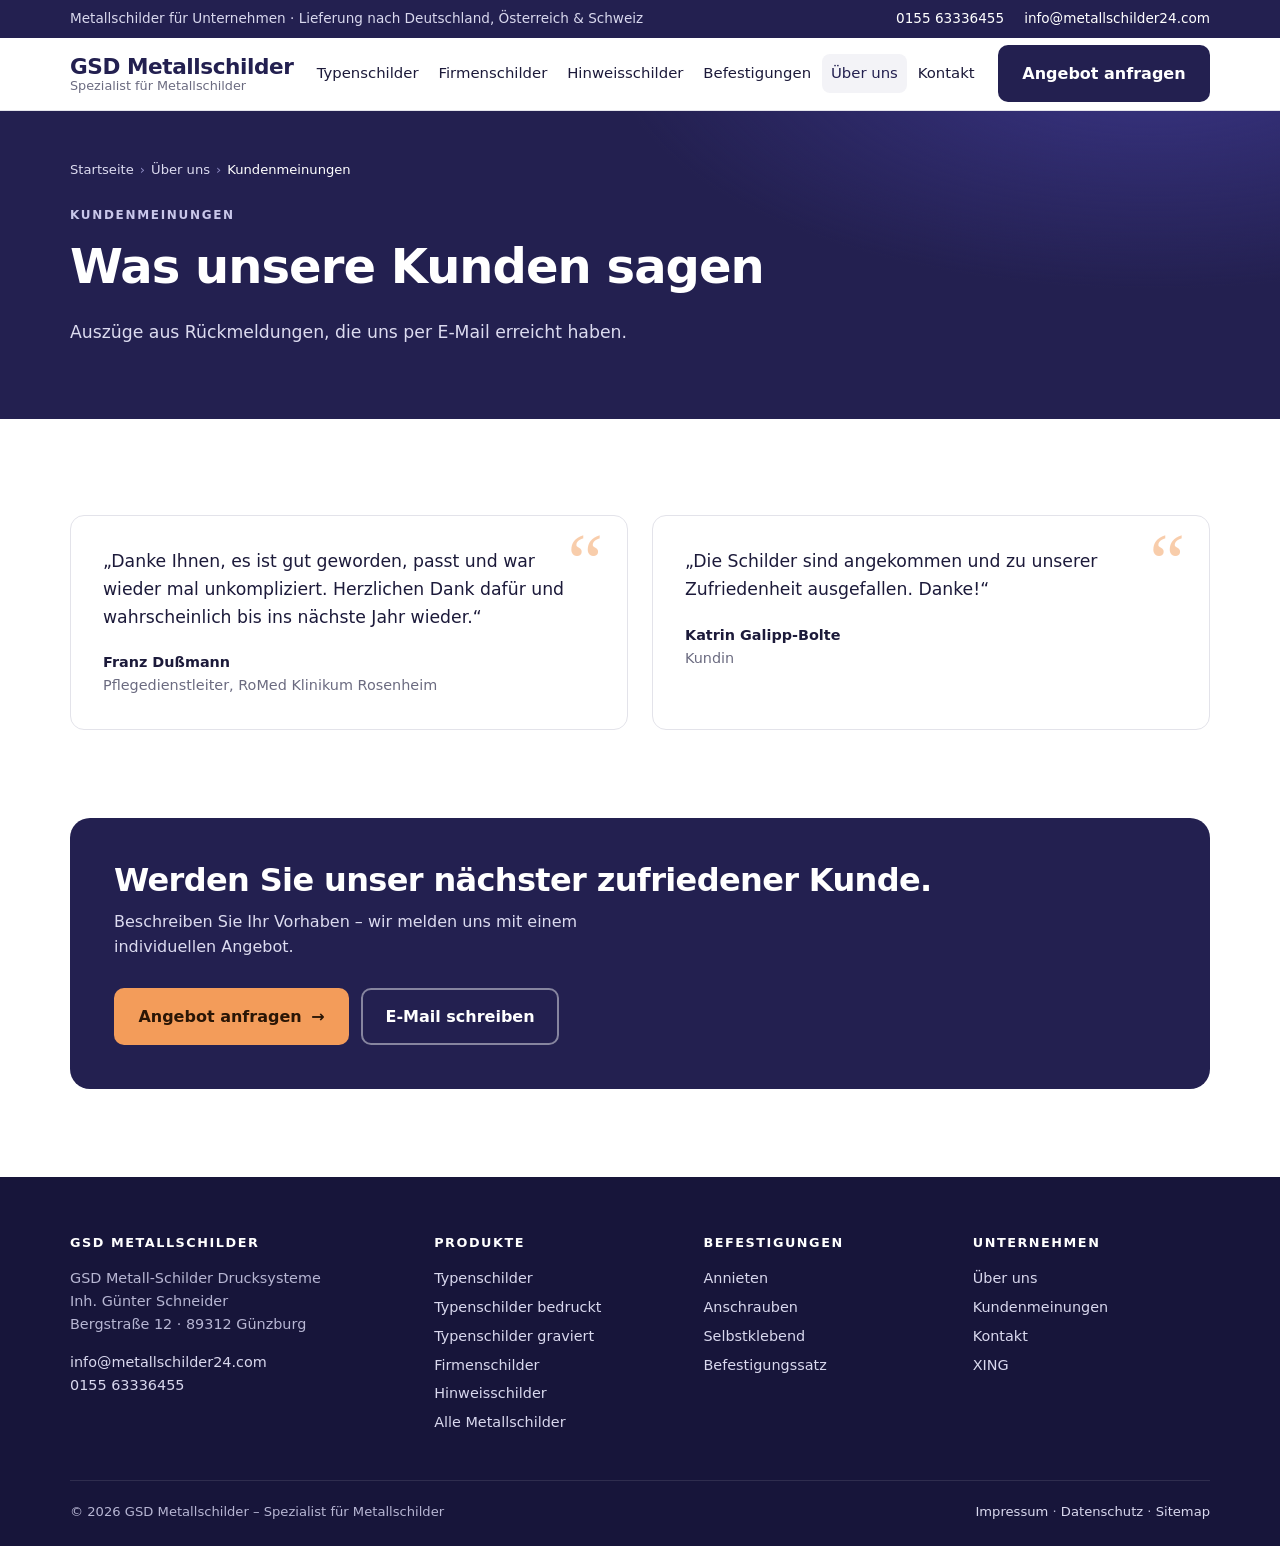
<file: kundenmeinungen.html>
<!doctype html>
<html lang="de">
<head>
<meta charset="utf-8">
<meta name="viewport" content="width=device-width, initial-scale=1">
<title>Kundenmeinungen | GSD Metallschilder</title>
<meta name="description" content="Rückmeldungen von Kunden der GSD Metallschilder zu Typenschildern, Firmenschildern und Hinweisschildern.">
<link rel="canonical" href="https://metallschilder24.com/kundenmeinungen.html">
<meta name="robots" content="index, follow, max-image-preview:large">
<meta name="theme-color" content="#232050">
<meta property="og:type" content="website">
<meta property="og:locale" content="de_DE">
<meta property="og:site_name" content="GSD Metallschilder">
<meta property="og:title" content="Kundenmeinungen | GSD Metallschilder">
<meta property="og:description" content="Rückmeldungen von Kunden der GSD Metallschilder zu Typenschildern, Firmenschildern und Hinweisschildern.">
<meta property="og:url" content="https://metallschilder24.com/kundenmeinungen.html">
<meta property="og:image" content="https://metallschilder24.com/wp-content/uploads/2026/11/metallschilder24-produktbeispiele.png">
<link rel="icon" href="https://metallschilder24.com/wp-content/uploads/2015/01/cropped-FB_Kopf_gif-32x32.gif" sizes="32x32">
<link rel="apple-touch-icon" href="https://metallschilder24.com/wp-content/uploads/2015/01/cropped-FB_Kopf_gif-180x180.gif">
<link rel="stylesheet" href="assets/style.css">
<script type="application/ld+json">
{
  "@context": "https://schema.org",
  "@graph": [
    {
      "@type": "LocalBusiness",
      "@id": "https://metallschilder24.com/#org",
      "name": "GSD Metall-Schilder Drucksysteme",
      "alternateName": "GSD Metallschilder",
      "url": "https://metallschilder24.com/",
      "logo": "https://metallschilder24.com/wp-content/uploads/2015/01/cropped-FB_Kopf_gif-270x270.gif",
      "image": "https://metallschilder24.com/wp-content/uploads/2026/11/metallschilder24-produktbeispiele.png",
      "email": "info@metallschilder24.com",
      "telephone": "+49 155 63336455",
      "founder": {
        "@type": "Person",
        "name": "Günter Schneider"
      },
      "address": {
        "@type": "PostalAddress",
        "streetAddress": "Bergstraße 12",
        "postalCode": "89312",
        "addressLocality": "Günzburg",
        "addressCountry": "DE"
      },
      "areaServed": [
        "DE",
        "AT",
        "CH"
      ],
      "sameAs": [
        "https://www.xing.com/companies/gsd-metallschilderdrucksysteme"
      ]
    },
    {
      "@type": "WebSite",
      "@id": "https://metallschilder24.com/#website",
      "url": "https://metallschilder24.com/",
      "name": "GSD Metallschilder",
      "inLanguage": "de-DE",
      "publisher": {
        "@id": "https://metallschilder24.com/#org"
      }
    },
    {
      "@type": "BreadcrumbList",
      "itemListElement": [
        {
          "@type": "ListItem",
          "position": 1,
          "name": "Startseite",
          "item": "https://metallschilder24.com/"
        },
        {
          "@type": "ListItem",
          "position": 2,
          "name": "Über uns",
          "item": "https://metallschilder24.com/ueber-uns.html"
        },
        {
          "@type": "ListItem",
          "position": 3,
          "name": "Kundenmeinungen",
          "item": "https://metallschilder24.com/kundenmeinungen.html"
        }
      ]
    }
  ]
}
</script>
</head>
<body>
<a class="skip" href="#inhalt">Zum Inhalt springen</a>

<div class="topbar">
  <div class="wrap">
    <span class="hint">Metallschilder für Unternehmen · Lieferung nach Deutschland, Österreich &amp; Schweiz</span>
    <span class="contacts">
      <a href="tel:+4915563336455">0155 63336455</a>
      <a href="mailto:info@metallschilder24.com">info@metallschilder24.com</a>
    </span>
  </div>
</div>

<header class="site">
  <div class="wrap">
    <a class="brand" href="index.html" aria-label="GSD Metallschilder – Startseite">
      <strong>GSD Metallschilder</strong>
      <span>Spezialist für Metallschilder</span>
    </a>
    <nav class="main" id="hauptmenue" aria-label="Hauptmenü">
      <ul>
        <li><a href="typenschilder.html">Typenschilder</a></li>
        <li><a href="firmenschilder.html">Firmenschilder</a></li>
        <li><a href="hinweisschilder.html">Hinweisschilder</a></li>
        <li><a href="befestigungen.html">Befestigungen</a></li>
        <li><a href="ueber-uns.html" aria-current="page">Über uns</a></li>
        <li><a href="kontakt.html">Kontakt</a></li>
      </ul>
    </nav>
    <div class="header-cta">
      <a class="btn btn-navy" href="kontakt.html#anfrage">Angebot anfragen</a>
      <button class="menu-btn" type="button" aria-controls="hauptmenue" aria-expanded="false">
        <span class="sr-only">Menü öffnen</span>
        <svg width="24" height="24" viewBox="0 0 24 24" fill="none" stroke="currentColor" stroke-width="2" aria-hidden="true"><path d="M4 7h16M4 12h16M4 17h16"/></svg>
      </button>
    </div>
  </div>
</header>

<main id="inhalt">
<section class="page-hero" aria-labelledby="seitentitel">
  <div class="wrap">
    <nav class="crumbs" aria-label="Brotkrümelnavigation"><ol><li><a href="index.html">Startseite</a></li><li><a href="ueber-uns.html">Über uns</a></li><li><span aria-current="page">Kundenmeinungen</span></li></ol></nav>
    <p class="eyebrow">Kundenmeinungen</p>
    <h1 id="seitentitel">Was unsere Kunden sagen</h1>
    <p class="lead">Auszüge aus Rückmeldungen, die uns per E-Mail erreicht haben.</p>
  </div>
</section>
<section aria-label="Kundenstimmen">
  <div class="wrap">
    <div class="testimonials">
      <figure class="testimonial">
        <blockquote><p>„Danke Ihnen, es ist gut geworden, passt und war wieder mal unkompliziert. Herzlichen Dank dafür und wahrscheinlich bis ins nächste Jahr wieder.“</p></blockquote>
        <figcaption><strong>Franz Dußmann</strong>Pflegedienstleiter, RoMed Klinikum Rosenheim</figcaption>
      </figure>
      <figure class="testimonial">
        <blockquote><p>„Die Schilder sind angekommen und zu unserer Zufriedenheit ausgefallen. Danke!“</p></blockquote>
        <figcaption><strong>Katrin Galipp-Bolte</strong>Kundin</figcaption>
      </figure>
    </div>
  </div>
</section>

<section class="cta-section" aria-label="Angebot anfragen">
  <div class="wrap">
    <div class="cta-band">
      <div>
        <h2>Werden Sie unser nächster zufriedener Kunde.</h2>
        <p>Beschreiben Sie Ihr Vorhaben – wir melden uns mit einem individuellen Angebot.</p>
      </div>
      <div class="actions">
        <a class="btn btn-accent" href="kontakt.html#anfrage">Angebot anfragen <span aria-hidden="true">→</span></a>
        <a class="btn btn-ghost" href="mailto:info@metallschilder24.com">E-Mail schreiben</a>
      </div>
    </div>
  </div>
</section>
</main>

<footer class="site">
  <div class="wrap">
    <div class="cols">
      <div>
        <h4>GSD Metallschilder</h4>
        <p>GSD Metall-Schilder Drucksysteme<br>Inh. Günter Schneider<br>Bergstraße 12 · 89312 Günzburg</p>
        <p><a href="mailto:info@metallschilder24.com">info@metallschilder24.com</a><br><a href="tel:+4915563336455">0155 63336455</a></p>
      </div>
      <div>
        <h4>Produkte</h4>
        <ul>
          <li><a href="typenschilder.html">Typenschilder</a></li>
          <li><a href="typenschilder-bedruckt.html">Typenschilder bedruckt</a></li>
          <li><a href="typenschilder-graviert.html">Typenschilder graviert</a></li>
          <li><a href="firmenschilder.html">Firmenschilder</a></li>
          <li><a href="hinweisschilder.html">Hinweisschilder</a></li>
          <li><a href="weitere-schilder.html">Alle Metallschilder</a></li>
        </ul>
      </div>
      <div>
        <h4>Befestigungen</h4>
        <ul>
          <li><a href="befestigungen.html#annieten">Annieten</a></li>
          <li><a href="befestigungen.html#anschrauben">Anschrauben</a></li>
          <li><a href="befestigungen.html#selbstklebend">Selbstklebend</a></li>
          <li><a href="befestigungen.html#befestigungssatz">Befestigungssatz</a></li>
        </ul>
      </div>
      <div>
        <h4>Unternehmen</h4>
        <ul>
          <li><a href="ueber-uns.html">Über uns</a></li>
          <li><a href="kundenmeinungen.html">Kundenmeinungen</a></li>
          <li><a href="kontakt.html">Kontakt</a></li>
          <li><a href="https://www.xing.com/companies/gsd-metallschilderdrucksysteme" rel="noopener" target="_blank">XING</a></li>
        </ul>
      </div>
    </div>
    <div class="bottom">
      <span>© <span id="year">2026</span> GSD Metallschilder – Spezialist für Metallschilder</span>
      <span><a href="impressum.html">Impressum</a> · <a href="impressum.html#datenschutz">Datenschutz</a> · <a href="sitemap.html">Sitemap</a></span>
    </div>
  </div>
</footer>

<div class="mobile-cta">
  <a class="btn btn-call" href="tel:+4915563336455">Anrufen</a>
  <a class="btn btn-accent" href="kontakt.html#anfrage">Angebot anfragen</a>
</div>

<script src="assets/main.js" defer></script>
</body>
</html>
</file>
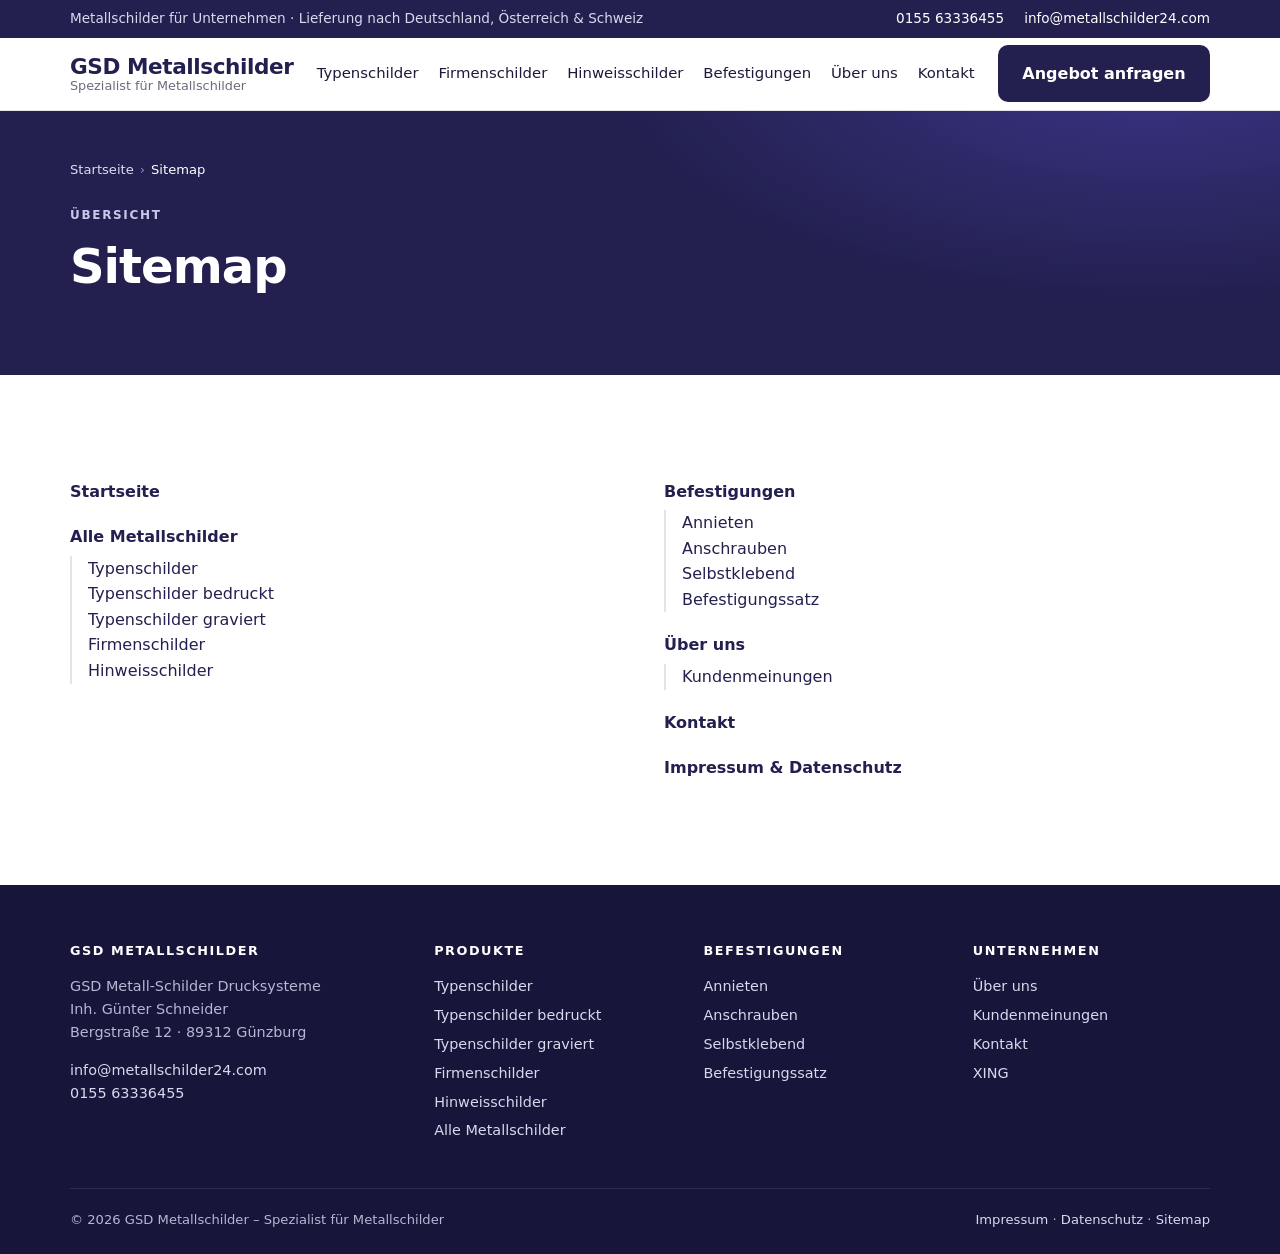
<file: sitemap.html>
<!doctype html>
<html lang="de">
<head>
<meta charset="utf-8">
<meta name="viewport" content="width=device-width, initial-scale=1">
<title>Sitemap | GSD Metallschilder</title>
<meta name="description" content="Übersicht aller Seiten von metallschilder24.com.">
<link rel="canonical" href="https://metallschilder24.com/sitemap.html">
<meta name="robots" content="index, follow, max-image-preview:large">
<meta name="theme-color" content="#232050">
<meta property="og:type" content="website">
<meta property="og:locale" content="de_DE">
<meta property="og:site_name" content="GSD Metallschilder">
<meta property="og:title" content="Sitemap | GSD Metallschilder">
<meta property="og:description" content="Übersicht aller Seiten von metallschilder24.com.">
<meta property="og:url" content="https://metallschilder24.com/sitemap.html">
<meta property="og:image" content="https://metallschilder24.com/wp-content/uploads/2026/11/metallschilder24-produktbeispiele.png">
<link rel="icon" href="https://metallschilder24.com/wp-content/uploads/2015/01/cropped-FB_Kopf_gif-32x32.gif" sizes="32x32">
<link rel="apple-touch-icon" href="https://metallschilder24.com/wp-content/uploads/2015/01/cropped-FB_Kopf_gif-180x180.gif">
<link rel="stylesheet" href="assets/style.css">
<script type="application/ld+json">
{
  "@context": "https://schema.org",
  "@graph": [
    {
      "@type": "LocalBusiness",
      "@id": "https://metallschilder24.com/#org",
      "name": "GSD Metall-Schilder Drucksysteme",
      "alternateName": "GSD Metallschilder",
      "url": "https://metallschilder24.com/",
      "logo": "https://metallschilder24.com/wp-content/uploads/2015/01/cropped-FB_Kopf_gif-270x270.gif",
      "image": "https://metallschilder24.com/wp-content/uploads/2026/11/metallschilder24-produktbeispiele.png",
      "email": "info@metallschilder24.com",
      "telephone": "+49 155 63336455",
      "founder": {
        "@type": "Person",
        "name": "Günter Schneider"
      },
      "address": {
        "@type": "PostalAddress",
        "streetAddress": "Bergstraße 12",
        "postalCode": "89312",
        "addressLocality": "Günzburg",
        "addressCountry": "DE"
      },
      "areaServed": [
        "DE",
        "AT",
        "CH"
      ],
      "sameAs": [
        "https://www.xing.com/companies/gsd-metallschilderdrucksysteme"
      ]
    },
    {
      "@type": "WebSite",
      "@id": "https://metallschilder24.com/#website",
      "url": "https://metallschilder24.com/",
      "name": "GSD Metallschilder",
      "inLanguage": "de-DE",
      "publisher": {
        "@id": "https://metallschilder24.com/#org"
      }
    },
    {
      "@type": "BreadcrumbList",
      "itemListElement": [
        {
          "@type": "ListItem",
          "position": 1,
          "name": "Startseite",
          "item": "https://metallschilder24.com/"
        },
        {
          "@type": "ListItem",
          "position": 2,
          "name": "Sitemap",
          "item": "https://metallschilder24.com/sitemap.html"
        }
      ]
    }
  ]
}
</script>
</head>
<body>
<a class="skip" href="#inhalt">Zum Inhalt springen</a>

<div class="topbar">
  <div class="wrap">
    <span class="hint">Metallschilder für Unternehmen · Lieferung nach Deutschland, Österreich &amp; Schweiz</span>
    <span class="contacts">
      <a href="tel:+4915563336455">0155 63336455</a>
      <a href="mailto:info@metallschilder24.com">info@metallschilder24.com</a>
    </span>
  </div>
</div>

<header class="site">
  <div class="wrap">
    <a class="brand" href="index.html" aria-label="GSD Metallschilder – Startseite">
      <strong>GSD Metallschilder</strong>
      <span>Spezialist für Metallschilder</span>
    </a>
    <nav class="main" id="hauptmenue" aria-label="Hauptmenü">
      <ul>
        <li><a href="typenschilder.html">Typenschilder</a></li>
        <li><a href="firmenschilder.html">Firmenschilder</a></li>
        <li><a href="hinweisschilder.html">Hinweisschilder</a></li>
        <li><a href="befestigungen.html">Befestigungen</a></li>
        <li><a href="ueber-uns.html">Über uns</a></li>
        <li><a href="kontakt.html">Kontakt</a></li>
      </ul>
    </nav>
    <div class="header-cta">
      <a class="btn btn-navy" href="kontakt.html#anfrage">Angebot anfragen</a>
      <button class="menu-btn" type="button" aria-controls="hauptmenue" aria-expanded="false">
        <span class="sr-only">Menü öffnen</span>
        <svg width="24" height="24" viewBox="0 0 24 24" fill="none" stroke="currentColor" stroke-width="2" aria-hidden="true"><path d="M4 7h16M4 12h16M4 17h16"/></svg>
      </button>
    </div>
  </div>
</header>

<main id="inhalt">
<section class="page-hero" aria-labelledby="seitentitel">
  <div class="wrap">
    <nav class="crumbs" aria-label="Brotkrümelnavigation"><ol><li><a href="index.html">Startseite</a></li><li><span aria-current="page">Sitemap</span></li></ol></nav>
    <p class="eyebrow">Übersicht</p>
    <h1 id="seitentitel">Sitemap</h1>
  </div>
</section>
<section aria-label="Alle Seiten">
  <div class="wrap">
    <ul class="sitemap-list">
      <li><a href="index.html">Startseite</a></li>
      <li><a href="weitere-schilder.html">Alle Metallschilder</a>
        <ul>
          <li><a href="typenschilder.html">Typenschilder</a></li>
          <li><a href="typenschilder-bedruckt.html">Typenschilder bedruckt</a></li>
          <li><a href="typenschilder-graviert.html">Typenschilder graviert</a></li>
          <li><a href="firmenschilder.html">Firmenschilder</a></li>
          <li><a href="hinweisschilder.html">Hinweisschilder</a></li>
        </ul>
      </li>
      <li><a href="befestigungen.html">Befestigungen</a>
        <ul>
          <li><a href="befestigungen.html#annieten">Annieten</a></li>
          <li><a href="befestigungen.html#anschrauben">Anschrauben</a></li>
          <li><a href="befestigungen.html#selbstklebend">Selbstklebend</a></li>
          <li><a href="befestigungen.html#befestigungssatz">Befestigungssatz</a></li>
        </ul>
      </li>
      <li><a href="ueber-uns.html">Über uns</a>
        <ul><li><a href="kundenmeinungen.html">Kundenmeinungen</a></li></ul>
      </li>
      <li><a href="kontakt.html">Kontakt</a></li>
      <li><a href="impressum.html">Impressum &amp; Datenschutz</a></li>
    </ul>
  </div>
</section>
</main>

<footer class="site">
  <div class="wrap">
    <div class="cols">
      <div>
        <h4>GSD Metallschilder</h4>
        <p>GSD Metall-Schilder Drucksysteme<br>Inh. Günter Schneider<br>Bergstraße 12 · 89312 Günzburg</p>
        <p><a href="mailto:info@metallschilder24.com">info@metallschilder24.com</a><br><a href="tel:+4915563336455">0155 63336455</a></p>
      </div>
      <div>
        <h4>Produkte</h4>
        <ul>
          <li><a href="typenschilder.html">Typenschilder</a></li>
          <li><a href="typenschilder-bedruckt.html">Typenschilder bedruckt</a></li>
          <li><a href="typenschilder-graviert.html">Typenschilder graviert</a></li>
          <li><a href="firmenschilder.html">Firmenschilder</a></li>
          <li><a href="hinweisschilder.html">Hinweisschilder</a></li>
          <li><a href="weitere-schilder.html">Alle Metallschilder</a></li>
        </ul>
      </div>
      <div>
        <h4>Befestigungen</h4>
        <ul>
          <li><a href="befestigungen.html#annieten">Annieten</a></li>
          <li><a href="befestigungen.html#anschrauben">Anschrauben</a></li>
          <li><a href="befestigungen.html#selbstklebend">Selbstklebend</a></li>
          <li><a href="befestigungen.html#befestigungssatz">Befestigungssatz</a></li>
        </ul>
      </div>
      <div>
        <h4>Unternehmen</h4>
        <ul>
          <li><a href="ueber-uns.html">Über uns</a></li>
          <li><a href="kundenmeinungen.html">Kundenmeinungen</a></li>
          <li><a href="kontakt.html">Kontakt</a></li>
          <li><a href="https://www.xing.com/companies/gsd-metallschilderdrucksysteme" rel="noopener" target="_blank">XING</a></li>
        </ul>
      </div>
    </div>
    <div class="bottom">
      <span>© <span id="year">2026</span> GSD Metallschilder – Spezialist für Metallschilder</span>
      <span><a href="impressum.html">Impressum</a> · <a href="impressum.html#datenschutz">Datenschutz</a> · <a href="sitemap.html">Sitemap</a></span>
    </div>
  </div>
</footer>

<div class="mobile-cta">
  <a class="btn btn-call" href="tel:+4915563336455">Anrufen</a>
  <a class="btn btn-accent" href="kontakt.html#anfrage">Angebot anfragen</a>
</div>

<script src="assets/main.js" defer></script>
</body>
</html>
</file>
<file: assets/style.css>
:root{
  --navy:#232050; --navy-2:#2e2a66; --ink:#1c1a3a; --text:#4a4a5e; --muted:#6b6b80;
  --accent:#f39c5a; --accent-dark:#b4581a; --accent-ink:#2a1606;
  --bg:#ffffff; --soft:#f3f3f7; --line:#e3e3ea; --radius:14px;
  --sprite:url("https://metallschilder24.com/wp-content/uploads/2026/11/metallschilder24-produktbeispiele.png");
  --max:1180px;
  --font:system-ui,-apple-system,"Segoe UI",Roboto,"Helvetica Neue",Arial,sans-serif;
}
*,*::before,*::after{box-sizing:border-box}
html{scroll-behavior:smooth;-webkit-text-size-adjust:100%}
@media (prefers-reduced-motion:reduce){html{scroll-behavior:auto}*{transition:none!important}}
body{margin:0;font-family:var(--font);color:var(--text);background:var(--bg);line-height:1.6;font-size:16px}
img{max-width:100%;display:block}
a{color:var(--navy)}
h1,h2,h3{color:var(--ink);line-height:1.15;letter-spacing:-.02em;margin:0 0 .5em}
h1{font-size:clamp(2.1rem,5vw,3.4rem);font-weight:800}
h2{font-size:clamp(1.7rem,3.4vw,2.5rem);font-weight:800}
h3{font-size:1.2rem;font-weight:700}
p{margin:0 0 1em}
.wrap{max-width:var(--max);margin:0 auto;padding:0 20px}
.eyebrow{font-size:.75rem;font-weight:700;letter-spacing:.14em;text-transform:uppercase;color:var(--accent-dark);margin-bottom:.9rem}
.lead{font-size:1.08rem;max-width:62ch}
.sr-only{position:absolute;width:1px;height:1px;padding:0;margin:-1px;overflow:hidden;clip:rect(0,0,0,0);border:0}
.skip{position:absolute;left:12px;top:-60px;background:var(--navy);color:#fff;padding:10px 16px;border-radius:8px;z-index:100}
.skip:focus{top:12px}
:focus-visible{outline:3px solid var(--accent);outline-offset:3px;border-radius:4px}

/* Buttons */
.btn{white-space:nowrap;display:inline-flex;align-items:center;gap:.6em;padding:.85em 1.4em;border-radius:10px;font-weight:700;text-decoration:none;border:2px solid transparent;cursor:pointer;font:inherit;font-weight:700;transition:transform .15s,background .15s,box-shadow .15s}
.btn:hover{transform:translateY(-1px)}
.btn-accent{background:var(--accent);color:var(--accent-ink)}
.btn-accent:hover{background:#f6ad74;box-shadow:0 8px 20px -8px rgba(243,156,90,.7)}
.btn-ghost{border-color:rgba(255,255,255,.45);color:#fff}
.btn-ghost:hover{background:rgba(255,255,255,.08)}
.btn-navy{background:var(--navy);color:#fff}
.btn-navy:hover{background:var(--navy-2)}

/* Header */
.topbar{background:var(--navy);color:#d9d8ee;font-size:.85rem}
.topbar .wrap{display:flex;justify-content:space-between;gap:16px;padding-top:8px;padding-bottom:8px;flex-wrap:wrap}
.topbar a{color:#fff;text-decoration:none}
.topbar a:hover{text-decoration:underline}
.topbar .contacts{display:flex;gap:20px}
header.site{position:sticky;top:0;z-index:50;background:rgba(255,255,255,.94);backdrop-filter:saturate(1.4) blur(8px);border-bottom:1px solid var(--line)}
header.site .wrap{display:flex;align-items:center;justify-content:space-between;gap:14px;min-height:72px}
.brand{text-decoration:none;white-space:nowrap;display:flex;flex-direction:column;line-height:1.1}
.brand strong{font-size:1.35rem;color:var(--navy);letter-spacing:-.02em}
.brand span{font-size:.8rem;color:var(--muted)}
nav.main ul{list-style:none;margin:0;padding:0;display:flex;gap:2px}
nav.main a{display:block;white-space:nowrap;padding:.5em .6em;border-radius:8px;text-decoration:none;color:var(--ink);font-size:.93rem;font-weight:500}
nav.main a:hover,nav.main a[aria-current]{background:var(--soft);color:var(--navy)}
.header-cta{display:flex;align-items:center;gap:10px}
.menu-btn{display:none;background:none;border:1px solid var(--line);border-radius:8px;padding:8px 10px;cursor:pointer;color:var(--navy)}
.menu-btn svg{display:block}
@media (max-width:1180px){
  .menu-btn{display:block}
  .header-cta .btn{display:none}
  nav.main{position:absolute;left:0;right:0;top:100%;background:#fff;border-bottom:1px solid var(--line);box-shadow:0 12px 24px -12px rgba(0,0,0,.2);display:none}
  nav.main.open{display:block}
  nav.main ul{flex-direction:column;padding:10px 20px 18px}
  nav.main a{padding:.8em .6em;font-size:1rem}
  .topbar .hint{display:none}
}

/* Hero */
.hero{background:radial-gradient(1200px 500px at 85% -10%,#3a3586 0%,transparent 60%),var(--navy);color:#e4e3f4;overflow:hidden}
.hero .wrap{display:grid;grid-template-columns:1.1fr .9fr;gap:56px;align-items:center;padding-top:72px;padding-bottom:80px}
.hero h1{color:#fff}
.hero h1 em{font-style:normal;color:var(--accent)}
.hero .eyebrow{color:#c9c7ea}
.hero .lead{color:#dcdbf0}
.hero .actions{display:flex;flex-wrap:wrap;gap:12px;margin:28px 0 18px}
.hero small{color:#b9b7dd;display:block;font-size:.85rem}
.plate{background:#efede8;border-radius:16px;padding:18px;transform:rotate(-2.5deg);box-shadow:0 30px 60px -20px rgba(0,0,0,.55);color:#3b3b48}
.plate-head,.plate-foot{display:flex;justify-content:space-between;font-size:.68rem;letter-spacing:.12em;text-transform:uppercase;font-weight:700}
.plate-head span:first-child::before{content:"";display:inline-block;width:7px;height:7px;border-radius:50%;background:var(--accent);margin-right:7px;vertical-align:1px}
.plate-foot{text-transform:none;letter-spacing:0;font-weight:600;font-size:.78rem}
.plate-foot span:last-child{font-weight:400;color:var(--muted)}
.sprite{background-image:var(--sprite);background-size:217.87234% auto;background-repeat:no-repeat;aspect-ratio:16/8.3;border-radius:10px;background-color:#d9d6d0}
.sprite.typ{background-position:93.742479% 16.060606%}
.sprite.grav{background-position:6.257521% 83.030303%}
.sprite.firm{background-position:6.257521% 16.060606%}
.plate .sprite{margin:12px 0}
@media (max-width:900px){
  .hero .wrap{grid-template-columns:1fr;gap:40px;padding-top:48px;padding-bottom:56px}
  .plate{transform:none;max-width:520px}
}

/* Facts */
.facts{border-bottom:1px solid var(--line)}
.facts ul{list-style:none;margin:0;padding:0;display:grid;grid-template-columns:repeat(4,1fr)}
.facts li{padding:24px 20px;border-left:1px solid var(--line);display:flex;gap:14px;align-items:flex-start}
.facts li:first-child{border-left:0;padding-left:0}
.facts svg{flex:none;color:var(--accent-dark)}
.facts strong{display:block;color:var(--ink);font-size:1.02rem}
.facts span{font-size:.86rem;color:var(--muted)}
@media (max-width:900px){
  .facts ul{grid-template-columns:1fr 1fr}
  .facts li{border-left:0;padding-left:0;border-top:1px solid var(--line)}
  .facts li:nth-child(-n+2){border-top:0}
}
@media (max-width:520px){.facts ul{grid-template-columns:1fr}.facts li:nth-child(2){border-top:1px solid var(--line)}}

section{padding:88px 0}
@media (max-width:700px){section{padding:60px 0}}
section.hero{padding:0}
.soft{background:var(--soft)}

/* Products */
.cards{display:grid;grid-template-columns:repeat(3,1fr);gap:24px;margin-top:40px}
.card{background:#fff;border:1px solid var(--line);border-radius:var(--radius);overflow:hidden;display:flex;flex-direction:column;transition:box-shadow .2s,transform .2s}
.card:hover{box-shadow:0 20px 40px -24px rgba(35,32,80,.45);transform:translateY(-3px)}
.card .sprite{border-radius:0}
.card-body{padding:24px;display:flex;flex-direction:column;flex:1}
.card ul{margin:0 0 18px;padding:0;list-style:none;font-size:.9rem}
.card ul li{padding-left:22px;position:relative;margin:.25em 0}
.card ul li::before{content:"";position:absolute;left:2px;top:.55em;width:10px;height:6px;border-left:2px solid var(--accent-dark);border-bottom:2px solid var(--accent-dark);transform:rotate(-45deg)}
.card a.more{margin-top:auto;font-weight:700;text-decoration:none;color:var(--navy)}
.card a.more::after{content:" →"}
.card a.more:hover{text-decoration:underline}
.note{font-size:.78rem;color:var(--muted);margin-top:14px}
.also{margin-top:22px;font-size:.95rem}
@media (max-width:900px){.cards{grid-template-columns:1fr 1fr}}
@media (max-width:620px){.cards{grid-template-columns:1fr}}

/* Materials */
.mat-grid{display:grid;grid-template-columns:repeat(3,1fr);gap:20px;margin-top:36px}
.mat{background:#fff;border-radius:var(--radius);padding:24px;border:1px solid var(--line)}
.swatch{height:56px;border-radius:8px;margin-bottom:16px;box-shadow:inset 0 0 0 1px rgba(0,0,0,.08)}
.sw-alu{background:repeating-linear-gradient(90deg,#d8d9dc 0 2px,#c9cbcf 2px 4px),#ccc}
.sw-steel{background:linear-gradient(135deg,#b7bcc2,#e9ecef 45%,#9aa0a7)}
.sw-brass{background:linear-gradient(135deg,#b08a3a,#e6c879 45%,#9c7629)}
.mat p{font-size:.92rem;margin:0}
.methods{display:flex;flex-wrap:wrap;gap:10px;margin-top:28px;list-style:none;padding:0}
.methods li{background:#fff;border:1px solid var(--line);border-radius:999px;padding:.45em 1em;font-size:.9rem;color:var(--ink)}
.methods li strong{color:var(--navy)}
@media (max-width:800px){.mat-grid{grid-template-columns:1fr}}

/* Steps */
.steps{display:grid;grid-template-columns:repeat(3,1fr);gap:28px;margin-top:40px;counter-reset:s;list-style:none;padding:0}
.steps li{position:relative;padding-top:56px}
.steps li::before{counter-increment:s;content:"0" counter(s);position:absolute;top:0;left:0;width:42px;height:42px;border-radius:50%;background:var(--navy);color:#fff;display:grid;place-items:center;font-weight:700;font-size:.9rem}
.steps li:not(:last-child)::after{content:"";position:absolute;top:21px;left:56px;right:-14px;height:2px;background:linear-gradient(90deg,var(--line),transparent)}
.steps .tag{font-size:.72rem;font-weight:700;letter-spacing:.12em;text-transform:uppercase;color:var(--accent-dark)}
.steps p{font-size:.95rem}
@media (max-width:800px){.steps{grid-template-columns:1fr}.steps li::after{display:none}}

/* Inquiry */
.inquiry{background:var(--navy);color:#dcdbf0}
.inquiry .wrap{display:grid;grid-template-columns:.9fr 1.1fr;gap:56px;align-items:start}
.inquiry h2{color:#fff}
.inquiry .eyebrow{color:#c9c7ea}
.checklist{list-style:none;padding:0;margin:28px 0}
.checklist li{display:flex;gap:14px;padding:12px 0;border-bottom:1px solid rgba(255,255,255,.14);font-size:.95rem}
.checklist b{color:var(--accent);font-variant-numeric:tabular-nums}
.direct{display:grid;gap:10px;margin-top:8px}
.direct a{color:#fff;text-decoration:none;display:flex;align-items:center;gap:10px;font-weight:600}
.direct a:hover{text-decoration:underline}
form.quote{background:#fff;color:var(--text);border-radius:18px;padding:32px;box-shadow:0 30px 60px -30px rgba(0,0,0,.6)}
form.quote h3{margin-bottom:4px}
form.quote .sub{font-size:.88rem;color:var(--muted);margin-bottom:20px}
.grid2{display:grid;grid-template-columns:1fr 1fr;gap:14px}
.field{display:flex;flex-direction:column;gap:6px;margin-bottom:14px}
.field label{font-size:.85rem;font-weight:600;color:var(--ink)}
.field label .opt{font-weight:400;color:var(--muted)}
.field input,.field select,.field textarea{font:inherit;font-size:.95rem;padding:.7em .8em;border:1px solid #cfd0da;border-radius:9px;background:#fff;color:var(--ink);width:100%}
.field textarea{min-height:110px;resize:vertical}
.field input:focus,.field select:focus,.field textarea:focus{outline:none;border-color:var(--navy);box-shadow:0 0 0 3px rgba(35,32,80,.15)}
.consent{display:flex;gap:10px;font-size:.82rem;align-items:flex-start;margin:4px 0 18px}
.consent input{margin-top:3px;width:18px;height:18px;flex:none}
form.quote .btn{width:100%;justify-content:center}
.form-msg{font-size:.85rem;margin-top:12px;color:var(--muted)}
@media (max-width:900px){.inquiry .wrap{grid-template-columns:1fr;gap:36px}}
@media (max-width:520px){.grid2{grid-template-columns:1fr;gap:0}form.quote{padding:22px}}

/* FAQ */
.faq{max-width:820px}
.faq details{border-bottom:1px solid var(--line);padding:4px 0}
.faq summary{cursor:pointer;list-style:none;padding:18px 40px 18px 0;font-weight:700;color:var(--ink);position:relative;font-size:1.05rem}
.faq summary::-webkit-details-marker{display:none}
.faq summary::after{content:"+";position:absolute;right:6px;top:50%;transform:translateY(-50%);font-size:1.5rem;font-weight:400;color:var(--accent-dark);transition:transform .2s}
.faq details[open] summary::after{transform:translateY(-50%) rotate(45deg)}
.faq details p{margin:0 0 18px;max-width:68ch}

/* Footer */
footer.site{background:#17153a;color:#b7b6d3;font-size:.9rem;padding:56px 0 24px}
footer.site .cols{display:grid;grid-template-columns:1.4fr 1fr 1fr 1fr;gap:32px}
footer.site h4{color:#fff;font-size:.8rem;letter-spacing:.12em;text-transform:uppercase;margin:0 0 14px}
footer.site ul{list-style:none;margin:0;padding:0}
footer.site li{margin:.4em 0}
footer.site a{color:#d9d8ee;text-decoration:none}
footer.site a:hover{color:#fff;text-decoration:underline}
footer.site .bottom{border-top:1px solid rgba(255,255,255,.1);margin-top:40px;padding-top:20px;display:flex;justify-content:space-between;flex-wrap:wrap;gap:12px;font-size:.82rem}
@media (max-width:820px){footer.site .cols{grid-template-columns:1fr 1fr}}
@media (max-width:480px){footer.site .cols{grid-template-columns:1fr}}

/* Mobile sticky CTA */
.mobile-cta{display:none}
@media (max-width:700px){
  .mobile-cta{display:flex;position:fixed;left:0;right:0;bottom:0;z-index:60;gap:8px;padding:10px 12px calc(10px + env(safe-area-inset-bottom));background:rgba(255,255,255,.96);border-top:1px solid var(--line);backdrop-filter:blur(8px)}
  .mobile-cta a{flex:1;justify-content:center;padding:.75em .6em;font-size:.92rem}
  .mobile-cta .btn-call{background:var(--soft);color:var(--navy)}
  body{padding-bottom:72px}
}

/* ===== Unterseiten ===== */
.page-hero{background:radial-gradient(900px 400px at 90% -20%,#3a3586 0%,transparent 60%),var(--navy);color:#dcdbf0;padding:48px 0 56px}
.page-hero h1{color:#fff;font-size:clamp(2rem,4.4vw,3rem);max-width:22ch}
.page-hero .lead{color:#dcdbf0}
.page-hero .eyebrow{color:#c9c7ea}
.page-hero .actions{display:flex;flex-wrap:wrap;gap:12px;margin-top:26px}
.crumbs{font-size:.82rem;margin-bottom:26px;color:#b9b7dd}
.crumbs ol{list-style:none;margin:0;padding:0;display:flex;flex-wrap:wrap;gap:6px}
.crumbs li+li::before{content:"›";margin-right:6px;color:#8f8cc4}
.crumbs a{color:#dcdbf0;text-decoration:none}
.crumbs a:hover{text-decoration:underline}
.crumbs [aria-current]{color:#fff}

.subnav{border-bottom:1px solid var(--line);background:#fff}
.subnav ul{list-style:none;margin:0;padding:0;display:flex;gap:4px;overflow-x:auto}
.subnav a{display:block;padding:14px 16px;text-decoration:none;color:var(--muted);font-weight:600;font-size:.93rem;border-bottom:3px solid transparent;white-space:nowrap}
.subnav a:hover{color:var(--navy)}
.subnav a[aria-current]{color:var(--navy);border-bottom-color:var(--accent)}

.prose{max-width:72ch}
.prose h2{margin-top:1.6em}
.prose h2:first-child{margin-top:0}
.prose h3{margin-top:1.4em}
.prose ul{padding-left:1.2em}
.prose li{margin:.3em 0}

.split{display:grid;grid-template-columns:1.15fr .85fr;gap:56px;align-items:start}
.split.rev{grid-template-columns:.85fr 1.15fr}
@media (max-width:860px){.split,.split.rev{grid-template-columns:1fr;gap:32px}}

.option-grid{display:grid;grid-template-columns:repeat(2,1fr);gap:24px;margin-top:36px}
.option-grid.three{grid-template-columns:repeat(3,1fr)}
.option{background:#fff;border:1px solid var(--line);border-radius:var(--radius);overflow:hidden;display:flex;flex-direction:column}
.option img{width:100%;aspect-ratio:4/3;object-fit:cover;background:#f0f0f3}
.option .body{padding:24px;display:flex;flex-direction:column;flex:1}
.option .body p{font-size:.95rem}
.option a.more{margin-top:auto;font-weight:700;text-decoration:none;color:var(--navy)}
.option a.more::after{content:" →"}
.option a.more:hover{text-decoration:underline}
@media (max-width:900px){.option-grid.three{grid-template-columns:1fr 1fr}}
@media (max-width:640px){.option-grid,.option-grid.three{grid-template-columns:1fr}}

.gallery{display:grid;grid-template-columns:repeat(auto-fill,minmax(230px,1fr));gap:18px;margin-top:32px}
.gallery figure{margin:0;background:#fff;border:1px solid var(--line);border-radius:12px;overflow:hidden}
.gallery a{display:block}
.gallery img{width:100%;aspect-ratio:4/3;object-fit:contain;background:#f6f6f8;padding:10px;transition:transform .25s}
.gallery a:hover img{transform:scale(1.03)}
.gallery figcaption{padding:12px 14px;font-size:.88rem;color:var(--ink);border-top:1px solid var(--line)}

.table-wrap{overflow-x:auto;margin-top:28px;border:1px solid var(--line);border-radius:var(--radius);background:#fff}
table.compare{width:100%;border-collapse:collapse;font-size:.94rem;min-width:640px}
table.compare th,table.compare td{text-align:left;vertical-align:top;padding:16px 18px;border-bottom:1px solid var(--line)}
table.compare thead th{background:var(--soft);color:var(--ink);font-size:.78rem;letter-spacing:.1em;text-transform:uppercase}
table.compare tbody th{color:var(--navy);white-space:nowrap}
table.compare tr:last-child th,table.compare tr:last-child td{border-bottom:0}
table.compare ul{margin:0;padding-left:1.1em}
table.compare .pro li::marker{color:#2f8a4e}
table.compare .con li::marker{color:var(--accent-dark)}

.info-cards{display:grid;grid-template-columns:repeat(3,1fr);gap:20px;margin-top:32px}
.info-card{background:#fff;border:1px solid var(--line);border-radius:var(--radius);padding:24px}
.info-card h3{font-size:1.08rem}
.info-card p{font-size:.94rem;margin:0}
.soft .info-card{border-color:#e6e6ee}
@media (max-width:860px){.info-cards{grid-template-columns:1fr}}

.checks{list-style:none;padding:0;margin:0}
.checks li{position:relative;padding:12px 0 12px 34px;border-bottom:1px solid var(--line)}
.checks li::before{content:"";position:absolute;left:4px;top:18px;width:12px;height:7px;border-left:2px solid var(--accent-dark);border-bottom:2px solid var(--accent-dark);transform:rotate(-45deg)}
.checks li strong{color:var(--ink)}

.aside-box{background:var(--soft);border-radius:var(--radius);padding:28px}
.aside-box h3{margin-bottom:12px}
.aside-box .btn{margin-top:10px}
.figure-card{margin:0;background:#fff;border:1px solid var(--line);border-radius:var(--radius);overflow:hidden}
.figure-card img{width:100%;object-fit:contain;background:#f6f6f8}
.figure-card figcaption{padding:12px 16px;font-size:.85rem;color:var(--muted)}

.fasten{display:grid;grid-template-columns:160px 1fr;gap:28px;padding:36px 0;border-top:1px solid var(--line);scroll-margin-top:90px}
.fasten:first-of-type{border-top:0;padding-top:0}
.fasten img{width:160px;height:160px;object-fit:contain;background:#fff;border:1px solid var(--line);border-radius:12px;padding:12px}
.fasten h2{font-size:1.6rem}
@media (max-width:620px){.fasten{grid-template-columns:1fr;gap:16px}.fasten img{width:120px;height:120px}}

.testimonials{display:grid;grid-template-columns:repeat(2,1fr);gap:24px;margin-top:8px}
.testimonial{margin:0;background:#fff;border:1px solid var(--line);border-radius:var(--radius);padding:32px;position:relative}
.testimonial::before{content:"“";position:absolute;top:6px;right:24px;font-size:5rem;line-height:1;color:var(--accent);opacity:.5;font-family:Georgia,serif}
.testimonial blockquote{margin:0 0 20px;font-size:1.08rem;color:var(--ink)}
.testimonial figcaption{font-size:.9rem;color:var(--muted)}
.testimonial figcaption strong{display:block;color:var(--ink)}
@media (max-width:760px){.testimonials{grid-template-columns:1fr}}

.person{display:flex;gap:18px;align-items:center;margin-bottom:18px}
.person img{width:84px;height:84px;border-radius:50%;object-fit:cover}
.person strong{display:block;color:var(--ink)}
.person span{font-size:.9rem;color:var(--muted)}
.portrait{margin:0;border-radius:var(--radius);overflow:hidden;background:var(--soft)}
.portrait img{width:100%;aspect-ratio:1/1;object-fit:cover}
.portrait figcaption{padding:14px 18px;font-size:.92rem}
.portrait figcaption strong{color:var(--ink)}

.stats{display:grid;grid-template-columns:repeat(3,1fr);gap:20px;margin:32px 0 0}
.stats div{border-left:3px solid var(--accent);padding:4px 0 4px 16px}
.stats strong{display:block;font-size:1.6rem;color:var(--navy);line-height:1.2}
.stats span{font-size:.88rem;color:var(--muted)}
@media (max-width:620px){.stats{grid-template-columns:1fr}}

.contact-list{list-style:none;padding:0;margin:0 0 8px}
.contact-list li{display:flex;gap:12px;align-items:flex-start;padding:10px 0}
.contact-list svg{flex:none;margin-top:3px;color:var(--accent-dark)}
.contact-list a{font-weight:600;text-decoration:none}
.contact-list a:hover{text-decoration:underline}
.contact-list small{display:block;color:var(--muted);font-size:.82rem}
.kontakt-grid{display:grid;grid-template-columns:1.2fr .8fr;gap:48px;align-items:start}
.kontakt-grid form.quote{box-shadow:0 20px 50px -30px rgba(35,32,80,.45);border:1px solid var(--line)}
@media (max-width:900px){.kontakt-grid{grid-template-columns:1fr}}

.cta-band{background:var(--navy);color:#dcdbf0;border-radius:20px;padding:44px;display:flex;justify-content:space-between;align-items:center;gap:28px;flex-wrap:wrap}
.cta-band h2{color:#fff;font-size:clamp(1.5rem,3vw,2rem);margin-bottom:.3em}
.cta-band p{margin:0;max-width:56ch}
.cta-band .actions{display:flex;gap:12px;flex-wrap:wrap}
@media (max-width:620px){.cta-band{padding:28px}}
section.cta-section{padding-top:0}

.legal{max-width:76ch}
.legal h2{font-size:1.35rem;margin-top:2em}
.legal h3{font-size:1.08rem;margin-top:1.6em}
.legal p,.legal address{font-size:.96rem}
.legal address{font-style:normal;line-height:1.7}
.notice{background:#fff7ef;border:1px solid #f3d3b6;border-radius:12px;padding:16px 18px;font-size:.92rem;color:#5c3a1d;margin-bottom:28px}

.sitemap-list{columns:2;column-gap:48px;padding:0;list-style:none}
.sitemap-list>li{break-inside:avoid;margin-bottom:20px}
.sitemap-list ul{list-style:none;padding-left:16px;margin:6px 0 0;border-left:2px solid var(--line)}
.sitemap-list a{text-decoration:none;font-weight:600}
.sitemap-list ul a{font-weight:400}
@media (max-width:620px){.sitemap-list{columns:1}}
.info-cards.two{grid-template-columns:repeat(2,1fr)}
.info-cards.four{grid-template-columns:repeat(4,1fr)}
@media (max-width:1000px){.info-cards.four{grid-template-columns:repeat(2,1fr)}}
@media (max-width:640px){.info-cards.two,.info-cards.four{grid-template-columns:1fr}}
.aside-box .btn,.cta-band .btn{white-space:normal}
.option img{height:auto;aspect-ratio:16/10;object-fit:contain;padding:14px;background:#f6f6f8;border-bottom:1px solid var(--line)}
.gallery img,.figure-card img,.portrait img{height:auto}
</file>
